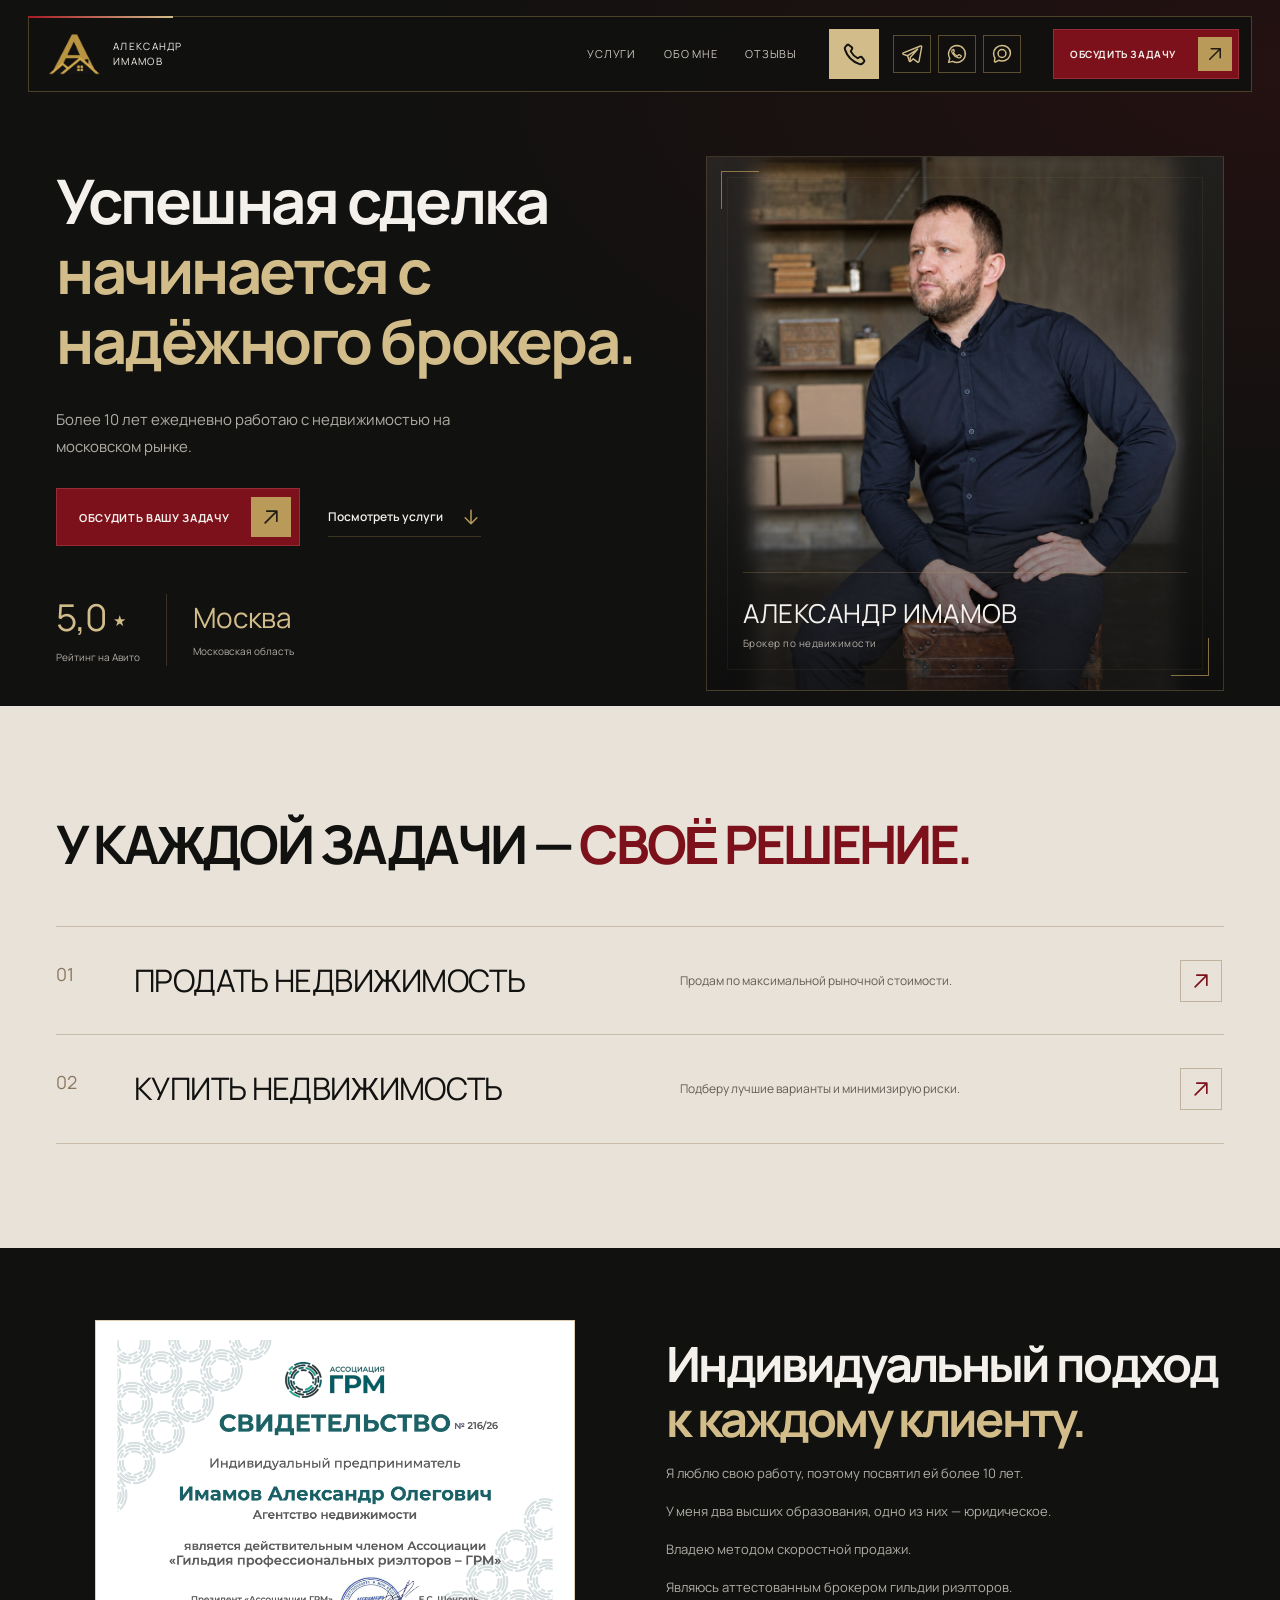
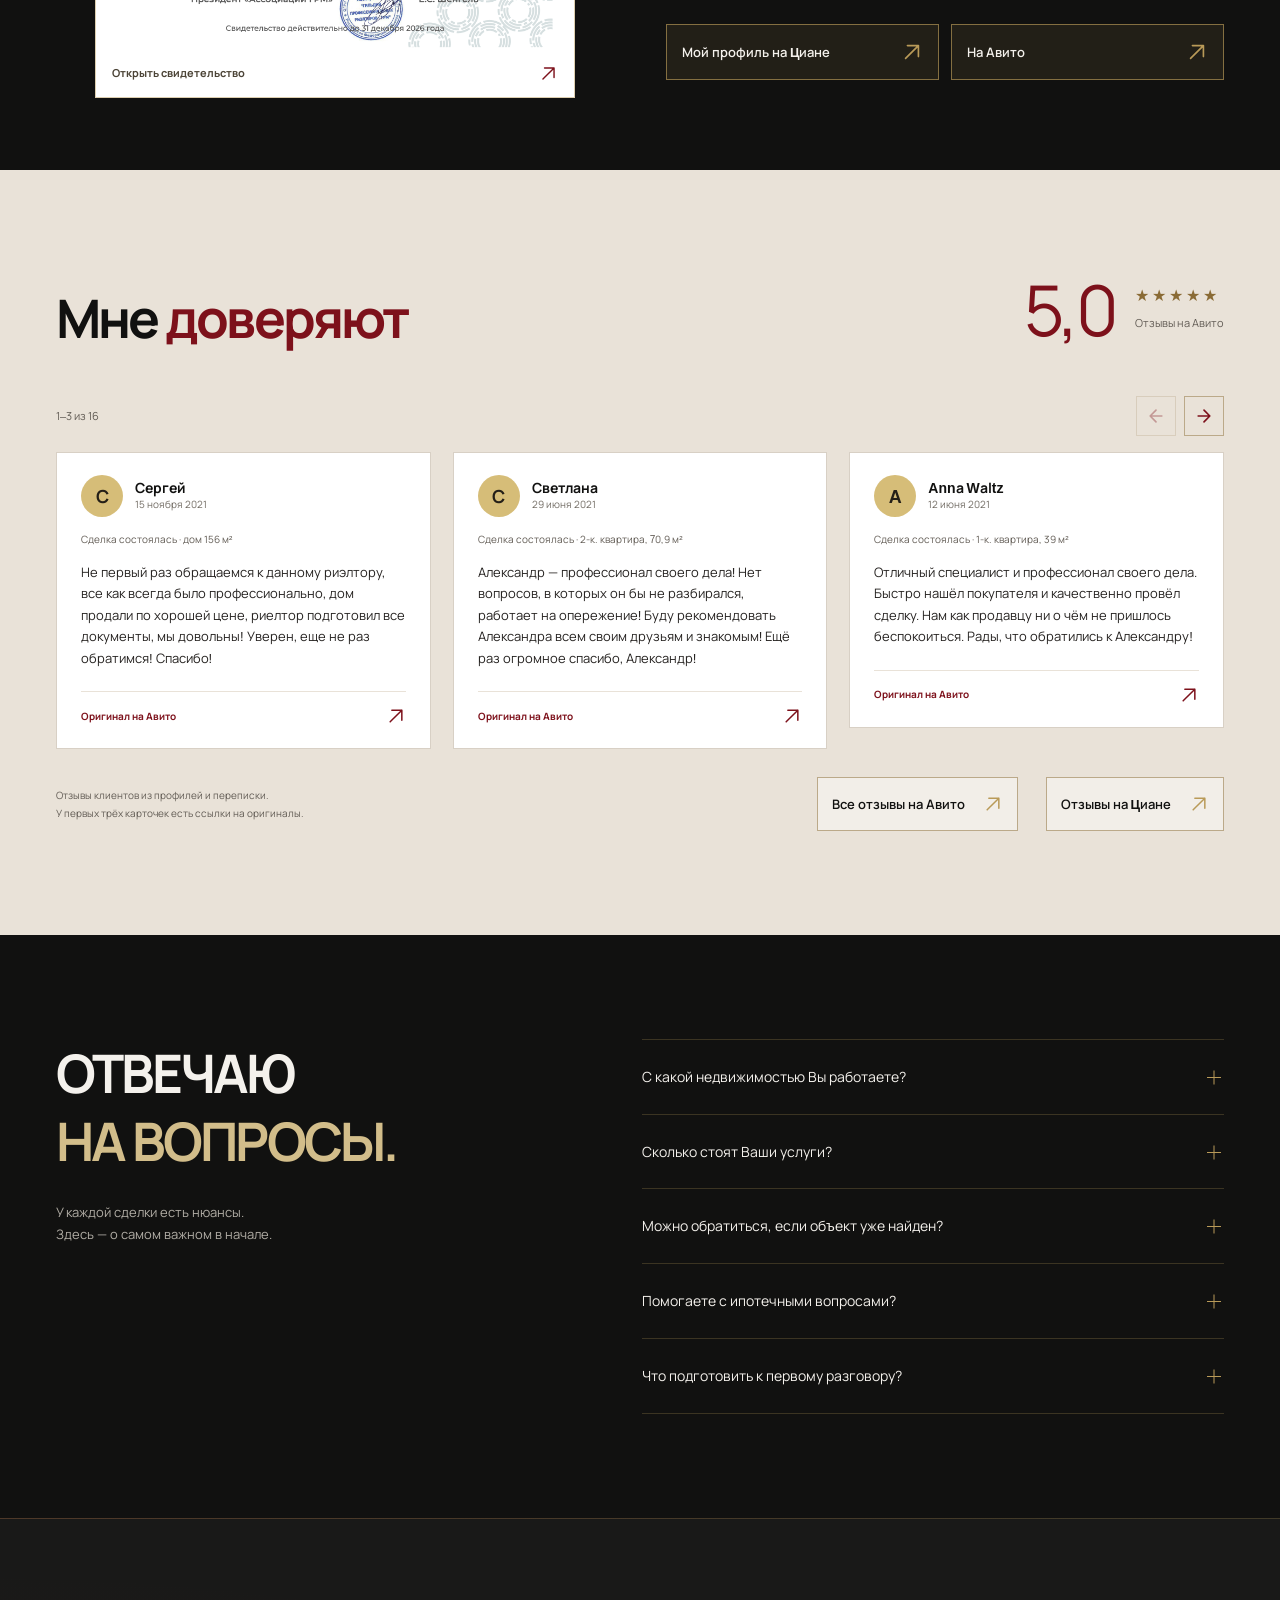
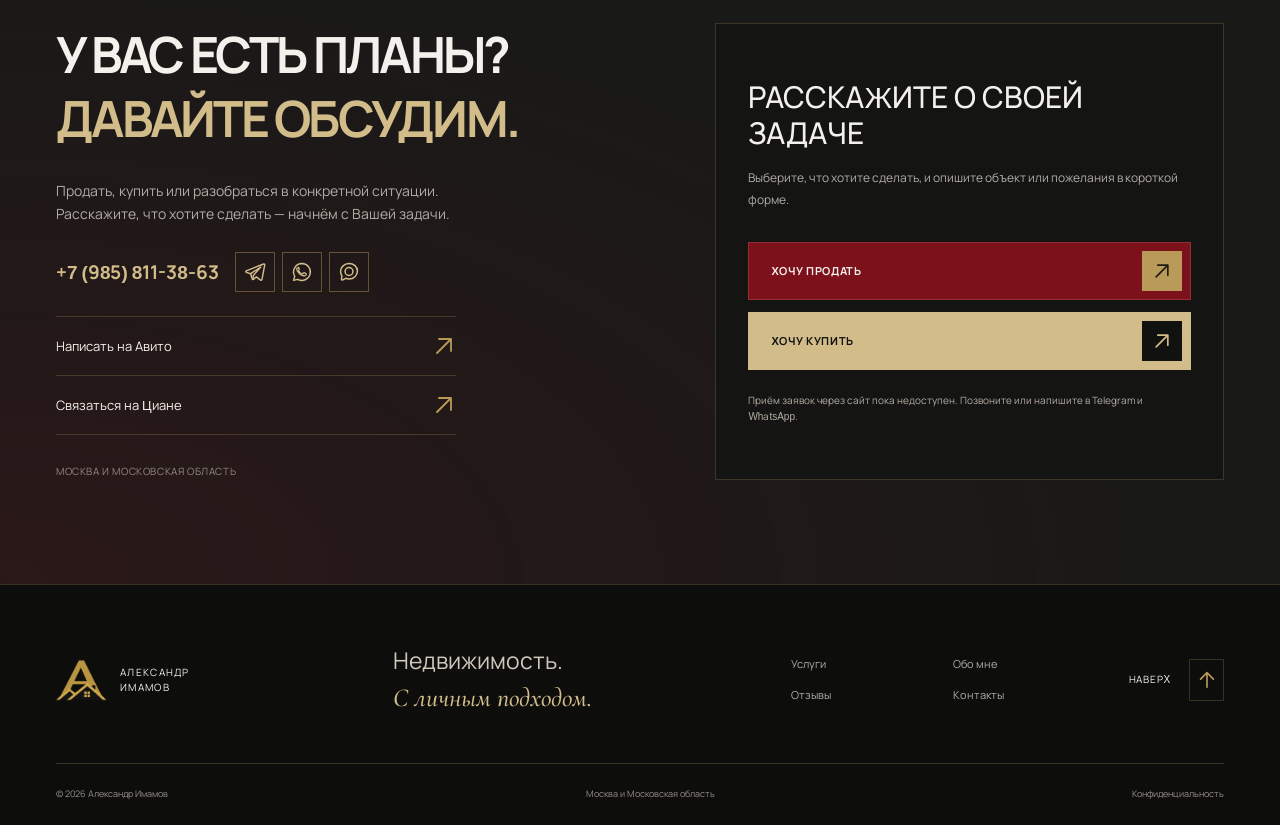
<file: index.html>
<!doctype html>
<html lang="ru">
<head>
  <meta charset="utf-8">
  <meta name="viewport" content="width=device-width, initial-scale=1">
  <meta name="theme-color" content="#111110">
  <title>Александр Имамов — брокер по недвижимости в Москве и области</title>
  <meta name="description" content="Продажа и покупка недвижимости в Москве и Московской области. Александр Имамов — брокер по недвижимости. Личное сопровождение, внимание к документам и Вашим задачам.">
  <meta property="og:type" content="website">
  <meta property="og:locale" content="ru_RU">
  <meta property="og:title" content="Александр Имамов — недвижимость с личным подходом">
  <meta property="og:description" content="Продажа и покупка недвижимости в Москве и Московской области.">
  <link rel="icon" href="favicon.ico" type="image/x-icon">
  <link rel="icon" href="assets/icons/favicon-32.png" type="image/png" sizes="32x32">
  <link rel="icon" href="assets/icons/favicon-16.png" type="image/png" sizes="16x16">
  <link rel="apple-touch-icon" href="assets/icons/apple-touch-icon.png" sizes="180x180">
  <link rel="manifest" href="site.webmanifest">
  <link rel="preload" href="assets/fonts/manrope.woff2" as="font" type="font/woff2" crossorigin>
  <link rel="stylesheet" href="assets/css/main.css">
  <script src="assets/js/main.js" defer></script>
</head>
<body id="top">
  <a class="skip-link" href="#main">Перейти к содержанию</a>
  <header class="site-header">
    <a class="brand" href="#top" aria-label="Александр Имамов — на главную">
      <img class="brand-logo" src="assets/images/logo.png" alt="" width="52" height="52">
      <span class="brand-name">Александр<br>Имамов</span>
    </a>
    <nav class="desktop-nav" aria-label="Главная навигация">
      <a href="#services">Услуги</a>
      <a href="#about">Обо мне</a>
      <a href="#reviews">Отзывы</a>
    </nav>
    <div class="header-contact"><a class="header-call" href="tel:+79858113863" aria-label="Позвонить Александру: +7 (985) 811-38-63" title="Позвонить: +7 (985) 811-38-63"><svg viewBox="0 0 24 24" fill="none" stroke="currentColor" stroke-width="1.9" stroke-linecap="round" stroke-linejoin="round" focusable="false" aria-hidden="true"><path d="M6.6 2.8 9.4 5c.5.4.6 1.1.3 1.6L8.4 9a16.3 16.3 0 0 0 6.6 6.6l2.4-1.3c.5-.3 1.2-.2 1.6.3l2.2 2.8c.4.5.3 1.2-.1 1.7l-1.5 1.5c-.7.7-1.7.9-2.7.6A22.1 22.1 0 0 1 2.8 7.1c-.3-1-.1-2 .6-2.7l1.5-1.5c.5-.4 1.2-.5 1.7-.1Z"/></svg></a><div class="messenger-links" aria-label="Написать в мессенджере"><a class="messenger-link" href="https://t.me/+79858113863" target="_blank" rel="noopener noreferrer" aria-label="Написать в Telegram"><img src="assets/icons/telegram.svg" alt="" width="22" height="22"></a><a class="messenger-link" href="https://wa.me/79858113863" target="_blank" rel="noopener noreferrer" aria-label="Написать в WhatsApp"><img src="assets/icons/whatsapp.svg" alt="" width="22" height="22"></a><a class="messenger-link" href="https://max.ru/u/f9LHodD0cOKAglfFPrXE1MtCGaczb3hkgduze3JJs4Af_rQjc_cLAccVXo0" target="_blank" rel="noopener noreferrer" aria-label="Написать Александру в MAX" title="MAX: +7 (985) 811-38-63"><img src="assets/icons/max.svg" alt="" width="22" height="22"></a></div></div>
    <a class="button button-small header-cta" href="#contact" data-dialog-open="task-dialog"><span>Обсудить задачу</span><span class="button-arrow" aria-hidden="true"><svg viewBox="0 0 24 24" fill="none" stroke="currentColor" stroke-width="2" stroke-linecap="round" stroke-linejoin="round" focusable="false" aria-hidden="true"><path d="M5 19 19 5M7 5h12v12"/></svg></span></a>
    <button class="menu-toggle" type="button" aria-expanded="false" aria-controls="mobile-nav" aria-label="Открыть меню"><span></span><span></span></button>
  </header>
  <nav class="mobile-nav" id="mobile-nav" aria-label="Мобильная навигация" hidden>
    <a href="#services">Услуги <span aria-hidden="true"><svg class="icon-arrow" viewBox="0 0 24 24" fill="none" stroke="currentColor" stroke-width="1.8" stroke-linecap="round" stroke-linejoin="round" focusable="false"><path d="M5 19 19 5M7 5h12v12"/></svg></span></a>
    <a href="#about">Обо мне <span aria-hidden="true"><svg class="icon-arrow" viewBox="0 0 24 24" fill="none" stroke="currentColor" stroke-width="1.8" stroke-linecap="round" stroke-linejoin="round" focusable="false"><path d="M5 19 19 5M7 5h12v12"/></svg></span></a>
    <a href="#reviews">Отзывы <span aria-hidden="true"><svg class="icon-arrow" viewBox="0 0 24 24" fill="none" stroke="currentColor" stroke-width="1.8" stroke-linecap="round" stroke-linejoin="round" focusable="false"><path d="M5 19 19 5M7 5h12v12"/></svg></span></a>
    <a href="#contact" data-dialog-open="task-dialog">Обсудить задачу <span aria-hidden="true"><svg class="icon-arrow" viewBox="0 0 24 24" fill="none" stroke="currentColor" stroke-width="1.8" stroke-linecap="round" stroke-linejoin="round" focusable="false"><path d="M5 19 19 5M7 5h12v12"/></svg></span></a>
  </nav>

  <main id="main">
    <section class="hero" aria-labelledby="hero-title">
      <div class="container hero-grid">
        <div class="hero-content">
          <h1 id="hero-title">Успешная сделка <span class="gold-text">начинается с надёжного брокера.</span></h1>
          <p class="hero-description">Более 10 лет ежедневно работаю с недвижимостью на московском рынке.</p>
          <div class="hero-actions">
            <a class="button" href="#contact" data-dialog-open="task-dialog"><span>Обсудить Вашу задачу</span><span class="button-arrow" aria-hidden="true"><svg viewBox="0 0 24 24" fill="none" stroke="currentColor" stroke-width="2" stroke-linecap="round" stroke-linejoin="round" focusable="false" aria-hidden="true"><path d="M5 19 19 5M7 5h12v12"/></svg></span></a>
            <a class="text-link" href="#services">Посмотреть услуги <span aria-hidden="true"><svg class="icon-arrow" viewBox="0 0 24 24" fill="none" stroke="currentColor" stroke-width="1.8" stroke-linecap="round" stroke-linejoin="round" focusable="false"><path d="M12 4v16m-7-7 7 7 7-7"/></svg></span></a>
          </div>
          <div class="hero-proof">
            <a href="#reviews" class="proof-item"><strong>5,0<span class="proof-star" aria-hidden="true">★</span></strong><span>Рейтинг на Авито</span></a>
            <div class="proof-item proof-location"><strong>Москва</strong><span>Московская область</span></div>
          </div>
        </div>
        <div class="hero-visual">
          <div class="image-space portrait-space" data-image-slot="hero-portrait">
            <img class="portrait-image" src="assets/images/aleksandr-portrait.png" alt="Александр Имамов в интерьере" width="1122" height="1402" fetchpriority="high">
            <span class="frame-corner corner-tl" aria-hidden="true"></span><span class="frame-corner corner-br" aria-hidden="true"></span>
            <div class="portrait-caption"><span>Александр Имамов</span><span>Брокер по недвижимости</span></div>
          </div>
        </div>
      </div>
    </section>

    <section class="section section-light services" id="services" aria-labelledby="services-title">
      <div class="container">
        <div class="section-intro">
          <h2 id="services-title">У КАЖДОЙ ЗАДАЧИ — <span class="red-text">СВОЁ РЕШЕНИЕ.</span></h2>
        </div>
        <div class="services-list">
          <a class="service-row" href="#contact" data-dialog-open="sell-dialog"><span class="row-number">01</span><strong>Продать недвижимость</strong><p>Продам по максимальной рыночной стоимости.</p><span class="row-arrow" aria-hidden="true"><svg viewBox="0 0 24 24" fill="none" stroke="currentColor" stroke-width="2" stroke-linecap="round" stroke-linejoin="round" focusable="false" aria-hidden="true"><path d="M5 19 19 5M7 5h12v12"/></svg></span></a>
          <a class="service-row" href="#contact" data-dialog-open="buy-dialog"><span class="row-number">02</span><strong>Купить недвижимость</strong><p>Подберу лучшие варианты и минимизирую риски.</p><span class="row-arrow" aria-hidden="true"><svg viewBox="0 0 24 24" fill="none" stroke="currentColor" stroke-width="2" stroke-linecap="round" stroke-linejoin="round" focusable="false" aria-hidden="true"><path d="M5 19 19 5M7 5h12v12"/></svg></span></a>
        </div>
      </div>
    </section>

    <section class="section about" id="about" aria-labelledby="about-title">
      <div class="container about-grid">
        <a class="about-certificate" href="assets/docs/imamov-certificate.pdf" target="_blank" rel="noopener noreferrer" aria-label="Открыть свидетельство Александра Имамова в PDF"><img src="assets/images/imamov-certificate.png" alt="Свидетельство Ассоциации Гильдия профессиональных риэлторов: Имамов Александр Олегович" width="1684" height="1191" loading="lazy" decoding="async"><span>Открыть свидетельство <svg class="icon-arrow" viewBox="0 0 24 24" fill="none" stroke="currentColor" stroke-width="1.8" stroke-linecap="round" stroke-linejoin="round" focusable="false" aria-hidden="true"><path d="M5 19 19 5M7 5h12v12"/></svg></span></a>
        <div class="about-content">
          <h2 id="about-title">Индивидуальный подход <span class="gold-text">к каждому клиенту.</span></h2>
          <p>Я люблю свою работу, поэтому посвятил ей более 10 лет.</p>
          <p>У меня два высших образования, одно из них — юридическое.</p>
          <p>Владею методом скоростной продажи.</p>
          <p>Являюсь аттестованным брокером гильдии риэлторов.</p>
          <div class="about-links"><a class="text-link" href="https://www.cian.ru/agents/54034442/" target="_blank" rel="noopener noreferrer">Мой профиль на Циане <span aria-hidden="true"><svg class="icon-arrow" viewBox="0 0 24 24" fill="none" stroke="currentColor" stroke-width="1.8" stroke-linecap="round" stroke-linejoin="round" focusable="false"><path d="M5 19 19 5M7 5h12v12"/></svg></span></a><a class="text-link" href="https://www.avito.ru/brands/i16598349/all/nedvizhimost?src=sharing&amp;sellerId=8bd6395f97cbc61c9940ce1d78818bae" target="_blank" rel="noopener noreferrer">На Авито <span aria-hidden="true"><svg class="icon-arrow" viewBox="0 0 24 24" fill="none" stroke="currentColor" stroke-width="1.8" stroke-linecap="round" stroke-linejoin="round" focusable="false"><path d="M5 19 19 5M7 5h12v12"/></svg></span></a></div>
        </div>
      </div>
    </section>

    <section class="section section-light reviews" id="reviews" aria-labelledby="reviews-title">
      <div class="container">
        <div class="section-intro reviews-intro"><h2 id="reviews-title">Мне <span class="red-text">доверяют</span></h2><div class="review-rating"><strong>5,0</strong><div><span class="rating-stars" aria-label="5 из 5">★★★★★</span><p>Отзывы на Авито</p></div></div></div>
        <div class="review-controls" hidden><span class="review-count" aria-live="polite"></span><button class="review-arrow" type="button" data-review-prev aria-label="Предыдущий отзыв" aria-controls="review-track"><svg viewBox="0 0 24 24" fill="none" stroke="currentColor" stroke-width="2" stroke-linecap="round" stroke-linejoin="round" focusable="false" aria-hidden="true"><path d="M19 12H5m7-7-7 7 7 7"/></svg></button><button class="review-arrow" type="button" data-review-next aria-label="Следующий отзыв" aria-controls="review-track"><svg viewBox="0 0 24 24" fill="none" stroke="currentColor" stroke-width="2" stroke-linecap="round" stroke-linejoin="round" focusable="false" aria-hidden="true"><path d="M5 12h14m-7-7 7 7-7 7"/></svg></button></div>
        <div class="review-track" id="review-track" aria-label="Отзывы клиентов" tabindex="0">
          <article class="review-card">
            <div class="review-author"><span class="review-avatar" aria-hidden="true">С</span><div><strong>Сергей</strong><span>15 ноября 2021</span></div></div>
            <p class="review-stage">Сделка состоялась · дом 156 м²</p>
            <blockquote>Не первый раз обращаемся к данному риэлтору, все как всегда было профессионально, дом продали по хорошей цене, риелтор подготовил все документы, мы довольны! Уверен, еще не раз обратимся! Спасибо!</blockquote>
            <a class="review-source" href="https://www.avito.ru/brands/i16598349/all/nedvizhimost?src=sharing&amp;sellerId=8bd6395f97cbc61c9940ce1d78818bae#:~:text=Не%20первый%20раз%20обращаемся%20к%20данному%20риэлтору" target="_blank" rel="noopener noreferrer"><span>Оригинал на Авито</span><span aria-hidden="true"><svg class="icon-arrow" viewBox="0 0 24 24" fill="none" stroke="currentColor" stroke-width="1.8" stroke-linecap="round" stroke-linejoin="round" focusable="false"><path d="M5 19 19 5M7 5h12v12"/></svg></span></a>
          </article>
          <article class="review-card">
            <div class="review-author"><span class="review-avatar" aria-hidden="true">С</span><div><strong>Светлана</strong><span>29 июня 2021</span></div></div>
            <p class="review-stage">Сделка состоялась · 2-к. квартира, 70,9 м²</p>
            <blockquote>Александр — профессионал своего дела! Нет вопросов, в которых он бы не разбирался, работает на опережение! Буду рекомендовать Александра всем своим друзьям и знакомым! Ещё раз огромное спасибо, Александр!</blockquote>
            <a class="review-source" href="https://www.avito.ru/brands/i16598349/all/nedvizhimost?src=sharing&amp;sellerId=8bd6395f97cbc61c9940ce1d78818bae#:~:text=Александр-%20профессионал%20своего%20дела" target="_blank" rel="noopener noreferrer"><span>Оригинал на Авито</span><span aria-hidden="true"><svg class="icon-arrow" viewBox="0 0 24 24" fill="none" stroke="currentColor" stroke-width="1.8" stroke-linecap="round" stroke-linejoin="round" focusable="false"><path d="M5 19 19 5M7 5h12v12"/></svg></span></a>
          </article>
          <article class="review-card">
            <div class="review-author"><span class="review-avatar" aria-hidden="true">A</span><div><strong>Anna Waltz</strong><span>12 июня 2021</span></div></div>
            <p class="review-stage">Сделка состоялась · 1-к. квартира, 39 м²</p>
            <blockquote>Отличный специалист и профессионал своего дела. Быстро нашёл покупателя и качественно провёл сделку. Нам как продавцу ни о чём не пришлось беспокоиться. Рады, что обратились к Александру!</blockquote>
            <a class="review-source" href="https://www.avito.ru/brands/i16598349/all/nedvizhimost?src=sharing&amp;sellerId=8bd6395f97cbc61c9940ce1d78818bae#:~:text=Отличный%20специалист%20и%20профессионал%20своего%20дела" target="_blank" rel="noopener noreferrer"><span>Оригинал на Авито</span><span aria-hidden="true"><svg class="icon-arrow" viewBox="0 0 24 24" fill="none" stroke="currentColor" stroke-width="1.8" stroke-linecap="round" stroke-linejoin="round" focusable="false"><path d="M5 19 19 5M7 5h12v12"/></svg></span></a>
          </article>
          <article class="review-card review-card-image"><img src="assets/images/reviews/veronika-full.jpeg" alt="Отзыв Вероники о продаже и покупке нескольких объектов с Александром" width="591" height="1280" loading="lazy" decoding="async"><p class="review-image-caption">Вероника</p></article>
          <article class="review-card review-card-image"><img src="assets/images/reviews/evgeniy-full.jpeg" alt="Отзыв Евгения о продаже квартиры" width="591" height="1280" loading="lazy" decoding="async"><p class="review-image-caption">Евгений</p></article>
          <article class="review-card review-card-image"><img src="assets/images/reviews/sergey.jpg" alt="Отзыв Сергея о продаже дома" width="591" height="365" loading="lazy" decoding="async"><p class="review-image-caption">Сергей</p></article>
          <article class="review-card review-card-image"><img src="assets/images/reviews/social-full.jpeg" alt="Отзыв клиента о двух успешных сделках и продаже квартиры за один день" width="591" height="1280" loading="lazy" decoding="async"><p class="review-image-caption">Две успешные сделки</p></article>
          <article class="review-card review-card-image"><img src="assets/images/reviews/marina-demidova.jpg" alt="Отзыв Марины Демидовой о продаже и покупке квартиры" width="824" height="943" loading="lazy" decoding="async"><p class="review-image-caption">Марина Демидова</p></article>
          <article class="review-card review-card-image"><img src="assets/images/reviews/yaroslavna.jpg" alt="Отзыв Ярославны о сопровождении сделки" width="546" height="594" loading="lazy" decoding="async"><p class="review-image-caption">Ярославна</p></article>
          <article class="review-card review-card-image"><img src="assets/images/reviews/svetlana.jpg" alt="Отзыв Светланы о работе Александра" width="546" height="411" loading="lazy" decoding="async"><p class="review-image-caption">Светлана</p></article>
          <article class="review-card review-card-image"><img src="assets/images/reviews/mikhail-kotlan.jpg" alt="Отзыв Михаила Котлана о качестве работы" width="591" height="295" loading="lazy" decoding="async"><p class="review-image-caption">Михаил Котлан</p></article>
          <article class="review-card review-card-image"><img src="assets/images/reviews/dmitriy-full.jpeg" alt="Отзыв Дмитрия о продаже квартиры, находившейся в залоге у банка" width="591" height="1280" loading="lazy" decoding="async"><p class="review-image-caption">Дмитрий</p></article>
          <article class="review-card review-card-image"><img src="assets/images/reviews/natalya-full.jpeg" alt="Отзыв Натальи о продаже квартиры и подготовке документов" width="591" height="1280" loading="lazy" decoding="async"><p class="review-image-caption">Наталья</p></article>
          <article class="review-card review-card-image"><img src="assets/images/reviews/marina.jpg" alt="Отзыв Марины о сопровождении продавца и покупателя" width="546" height="355" loading="lazy" decoding="async"><p class="review-image-caption">Марина</p></article>
          <article class="review-card review-card-image"><img src="assets/images/reviews/anna-waltz.jpg" alt="Отзыв Anna Waltz о поиске покупателя и проведении сделки" width="546" height="400" loading="lazy" decoding="async"><p class="review-image-caption">Anna Waltz</p></article>
          <article class="review-card review-card-image"><img src="assets/images/reviews/artem-bralin.jpg" alt="Отзыв Артёма Бралина о помощи Александра в продаже недвижимости" width="535" height="292" loading="lazy" decoding="async"><p class="review-image-caption">Артём Бралин</p></article>
        </div>
        <div class="reviews-bottom"><p>Отзывы клиентов из профилей и переписки.<br>У первых трёх карточек есть ссылки на оригиналы.</p><div class="reviews-links"><a class="text-link" href="https://www.avito.ru/brands/i16598349/all/nedvizhimost?src=sharing&amp;sellerId=8bd6395f97cbc61c9940ce1d78818bae" target="_blank" rel="noopener noreferrer">Все отзывы на Авито <span aria-hidden="true"><svg class="icon-arrow" viewBox="0 0 24 24" fill="none" stroke="currentColor" stroke-width="1.8" stroke-linecap="round" stroke-linejoin="round" focusable="false"><path d="M5 19 19 5M7 5h12v12"/></svg></span></a><a class="text-link" href="https://www.cian.ru/agents/54034442/" target="_blank" rel="noopener noreferrer">Отзывы на Циане <span aria-hidden="true"><svg class="icon-arrow" viewBox="0 0 24 24" fill="none" stroke="currentColor" stroke-width="1.8" stroke-linecap="round" stroke-linejoin="round" focusable="false"><path d="M5 19 19 5M7 5h12v12"/></svg></span></a></div></div>
      </div>
    </section>

    <section class="section faq" id="faq" aria-labelledby="faq-title">
      <div class="container faq-grid"><div><h2 id="faq-title">ОТВЕЧАЮ<br><span class="gold-text">НА ВОПРОСЫ.</span></h2><p class="faq-intro">У каждой сделки есть нюансы.<br>Здесь — о самом важном в начале.</p></div>
        <div class="faq-list">
          <details><summary>С какой недвижимостью Вы работаете?<span class="faq-icon" aria-hidden="true"></span></summary><div class="faq-answer"><p>Основное направление — вторичный рынок Москвы и Московской области. Также работаю с загородной и коммерческой недвижимостью. Расскажите о Вашем объекте или планах — обсудим задачу подробнее.</p></div></details>
          <details><summary>Сколько стоят Ваши услуги?<span class="faq-icon" aria-hidden="true"></span></summary><div class="faq-answer"><p>Стоимость зависит от задачи, объекта и объёма сопровождения. Обсудим её после знакомства с Вашей ситуацией и согласуем условия до начала работы.</p></div></details>
          <details><summary>Можно обратиться, если объект уже найден?<span class="faq-icon" aria-hidden="true"></span></summary><div class="faq-answer"><p>Да. Можно обсудить сопровождение выбранной сделки: разбор документов, согласование условий и подготовку к оформлению. Состав работы определим под Вашу ситуацию.</p></div></details>
          <details><summary>Помогаете с ипотечными вопросами?<span class="faq-icon" aria-hidden="true"></span></summary><div class="faq-answer"><p>Да, можно обратиться за консультацией по ипотеке и рефинансированию. Возможные варианты зависят от объекта, Вашей ситуации и условий банков.</p></div></details>
          <details><summary>Что подготовить к первому разговору?<span class="faq-icon" aria-hidden="true"></span></summary><div class="faq-answer"><p>Достаточно описать цель, район, примерный бюджет или характеристики объекта и желаемые сроки. Если есть объявление, можно прислать ссылку. Перечень необходимых документов обсудим отдельно.</p></div></details>
        </div>
      </div>
    </section>

    <section class="section contact" id="contact" aria-labelledby="contact-title">
      <div class="container contact-grid">
        <div class="contact-content"><h2 id="contact-title">У ВАС ЕСТЬ ПЛАНЫ?<br><span class="gold-text">ДАВАЙТЕ ОБСУДИМ.</span></h2><p>Продать, купить или разобраться в конкретной ситуации. Расскажите, что хотите сделать — начнём с Вашей задачи.</p><div class="contact-direct"><a href="tel:+79858113863">+7 (985) 811-38-63</a><div class="messenger-links" aria-label="Написать в мессенджере"><a class="messenger-link" href="https://t.me/+79858113863" target="_blank" rel="noopener noreferrer" aria-label="Написать в Telegram"><img src="assets/icons/telegram.svg" alt="" width="22" height="22"></a><a class="messenger-link" href="https://wa.me/79858113863" target="_blank" rel="noopener noreferrer" aria-label="Написать в WhatsApp"><img src="assets/icons/whatsapp.svg" alt="" width="22" height="22"></a><a class="messenger-link" href="https://max.ru/u/f9LHodD0cOKAglfFPrXE1MtCGaczb3hkgduze3JJs4Af_rQjc_cLAccVXo0" target="_blank" rel="noopener noreferrer" aria-label="Написать Александру в MAX" title="MAX: +7 (985) 811-38-63"><img src="assets/icons/max.svg" alt="" width="22" height="22"></a></div></div><div class="contact-platforms"><a href="https://www.avito.ru/brands/i16598349/all/nedvizhimost?src=sharing&amp;sellerId=8bd6395f97cbc61c9940ce1d78818bae" target="_blank" rel="noopener noreferrer"><span>Написать на Авито</span><span aria-hidden="true"><svg class="icon-arrow" viewBox="0 0 24 24" fill="none" stroke="currentColor" stroke-width="1.8" stroke-linecap="round" stroke-linejoin="round" focusable="false"><path d="M5 19 19 5M7 5h12v12"/></svg></span></a><a href="https://www.cian.ru/agents/54034442/" target="_blank" rel="noopener noreferrer"><span>Связаться на Циане</span><span aria-hidden="true"><svg class="icon-arrow" viewBox="0 0 24 24" fill="none" stroke="currentColor" stroke-width="1.8" stroke-linecap="round" stroke-linejoin="round" focusable="false"><path d="M5 19 19 5M7 5h12v12"/></svg></span></a></div><p class="contact-location">Москва и Московская область</p></div>
        <div class="contact-form contact-options">
          <h3>Расскажите о своей задаче</h3>
          <p>Выберите, что хотите сделать, и опишите объект или пожелания в короткой форме.</p>
          <a class="button" href="#contact" data-dialog-open="sell-dialog"><span>Хочу продать</span><span class="button-arrow" aria-hidden="true"><svg viewBox="0 0 24 24" fill="none" stroke="currentColor" stroke-width="2" stroke-linecap="round" stroke-linejoin="round" focusable="false" aria-hidden="true"><path d="M5 19 19 5M7 5h12v12"/></svg></span></a>
          <a class="button button-gold" href="#contact" data-dialog-open="buy-dialog"><span>Хочу купить</span><span class="button-arrow" aria-hidden="true"><svg viewBox="0 0 24 24" fill="none" stroke="currentColor" stroke-width="2" stroke-linecap="round" stroke-linejoin="round" focusable="false" aria-hidden="true"><path d="M5 19 19 5M7 5h12v12"/></svg></span></a>
          <p class="form-status">Приём заявок через сайт пока недоступен. Позвоните или напишите в Telegram и WhatsApp.</p>
        </div>
      </div>
    </section>
  </main>

  <dialog class="request-dialog" id="sell-dialog" aria-labelledby="sell-dialog-title" aria-describedby="sell-dialog-description">
    <button class="dialog-close" type="button" data-dialog-close aria-label="Закрыть форму">×</button>
    <h2 id="sell-dialog-title">ПРОДАТЬ <span class="gold-text">НЕДВИЖИМОСТЬ.</span></h2>
    <p class="dialog-description" id="sell-dialog-description">Расскажите, что Вы хотите продать. Укажите тип объекта, район и другие важные детали.</p>
    <form class="dialog-form" id="sell-form" data-form-state="disconnected" aria-describedby="sell-form-status">
      <input type="hidden" name="service" value="Продать недвижимость">
      <div class="form-field"><label for="sell-name">Ваше имя</label><input id="sell-name" name="name" type="text" placeholder="Как к Вам обращаться" autocomplete="name" maxlength="100" required></div>
      <div class="form-field"><label for="sell-phone">Номер телефона</label><input id="sell-phone" name="phone" type="tel" inputmode="tel" placeholder="+7 999 123-45-67" autocomplete="tel" maxlength="30" required></div>
      <div class="form-field"><label for="sell-message">Что хотите продать?</label><textarea id="sell-message" name="message" placeholder="Например: двухкомнатная квартира в Москве, район, площадь, желаемые сроки" rows="3" maxlength="2000" required></textarea></div>
      <label class="consent"><input type="checkbox" name="consent" required><span>Я ознакомился с <a href="privacy.html">политикой обработки персональных данных</a>.</span></label>
      <button class="button form-submit" type="submit" disabled><span>Отправить заявку</span><span class="button-arrow" aria-hidden="true"><svg viewBox="0 0 24 24" fill="none" stroke="currentColor" stroke-width="2" stroke-linecap="round" stroke-linejoin="round" focusable="false" aria-hidden="true"><path d="M5 19 19 5M7 5h12v12"/></svg></span></button>
      <p class="form-status" id="sell-form-status" role="status">Приём заявок через форму пока недоступен. Позвоните или напишите мне ниже.</p>
    </form>
    <div class="dialog-alternative"><p>Или напишите мне</p><a class="dialog-phone" href="tel:+79858113863">+7 (985) 811-38-63</a><div class="messenger-links" aria-label="Написать в мессенджере"><a class="messenger-link" href="https://t.me/+79858113863" target="_blank" rel="noopener noreferrer" aria-label="Написать в Telegram"><img src="assets/icons/telegram.svg" alt="" width="22" height="22"></a><a class="messenger-link" href="https://wa.me/79858113863" target="_blank" rel="noopener noreferrer" aria-label="Написать в WhatsApp"><img src="assets/icons/whatsapp.svg" alt="" width="22" height="22"></a><a class="messenger-link" href="https://max.ru/u/f9LHodD0cOKAglfFPrXE1MtCGaczb3hkgduze3JJs4Af_rQjc_cLAccVXo0" target="_blank" rel="noopener noreferrer" aria-label="Написать Александру в MAX" title="MAX: +7 (985) 811-38-63"><img src="assets/icons/max.svg" alt="" width="22" height="22"></a></div></div>
  </dialog>

  <dialog class="request-dialog" id="buy-dialog" aria-labelledby="buy-dialog-title" aria-describedby="buy-dialog-description">
    <button class="dialog-close" type="button" data-dialog-close aria-label="Закрыть форму">×</button>
    <h2 id="buy-dialog-title">КУПИТЬ <span class="gold-text">НЕДВИЖИМОСТЬ.</span></h2>
    <p class="dialog-description" id="buy-dialog-description">Расскажите, что Вы хотите купить. Укажите район, бюджет и пожелания к объекту.</p>
    <form class="dialog-form" id="buy-form" data-form-state="disconnected" aria-describedby="buy-form-status">
      <input type="hidden" name="service" value="Купить недвижимость">
      <div class="form-field"><label for="buy-name">Ваше имя</label><input id="buy-name" name="name" type="text" placeholder="Как к Вам обращаться" autocomplete="name" maxlength="100" required></div>
      <div class="form-field"><label for="buy-phone">Номер телефона</label><input id="buy-phone" name="phone" type="tel" inputmode="tel" placeholder="+7 999 123-45-67" autocomplete="tel" maxlength="30" required></div>
      <div class="form-field"><label for="buy-message">Что хотите купить?</label><textarea id="buy-message" name="message" placeholder="Например: квартира в Москве, район, бюджет, площадь и важные пожелания" rows="3" maxlength="2000" required></textarea></div>
      <label class="consent"><input type="checkbox" name="consent" required><span>Я ознакомился с <a href="privacy.html">политикой обработки персональных данных</a>.</span></label>
      <button class="button form-submit" type="submit" disabled><span>Отправить заявку</span><span class="button-arrow" aria-hidden="true"><svg viewBox="0 0 24 24" fill="none" stroke="currentColor" stroke-width="2" stroke-linecap="round" stroke-linejoin="round" focusable="false" aria-hidden="true"><path d="M5 19 19 5M7 5h12v12"/></svg></span></button>
      <p class="form-status" id="buy-form-status" role="status">Приём заявок через форму пока недоступен. Позвоните или напишите мне ниже.</p>
    </form>
    <div class="dialog-alternative"><p>Или напишите мне</p><a class="dialog-phone" href="tel:+79858113863">+7 (985) 811-38-63</a><div class="messenger-links" aria-label="Написать в мессенджере"><a class="messenger-link" href="https://t.me/+79858113863" target="_blank" rel="noopener noreferrer" aria-label="Написать в Telegram"><img src="assets/icons/telegram.svg" alt="" width="22" height="22"></a><a class="messenger-link" href="https://wa.me/79858113863" target="_blank" rel="noopener noreferrer" aria-label="Написать в WhatsApp"><img src="assets/icons/whatsapp.svg" alt="" width="22" height="22"></a><a class="messenger-link" href="https://max.ru/u/f9LHodD0cOKAglfFPrXE1MtCGaczb3hkgduze3JJs4Af_rQjc_cLAccVXo0" target="_blank" rel="noopener noreferrer" aria-label="Написать Александру в MAX" title="MAX: +7 (985) 811-38-63"><img src="assets/icons/max.svg" alt="" width="22" height="22"></a></div></div>
  </dialog>

  <dialog class="request-dialog" id="task-dialog" aria-labelledby="task-dialog-title">
    <button class="dialog-close" type="button" data-dialog-close aria-label="Закрыть форму">×</button>
    <h2 id="task-dialog-title">ОБСУДИТЬ <span class="gold-text">ВАШУ ЗАДАЧУ.</span></h2>
    <form class="dialog-form" id="task-form" data-form-state="disconnected" aria-describedby="task-form-status">
      <div class="form-field"><label for="task-service">Что Вы хотите сделать?</label><select id="task-service" name="service" required><option value="">Выберите задачу</option><option value="Продать недвижимость">Продать недвижимость</option><option value="Купить недвижимость">Купить недвижимость</option><option value="Нужна консультация">Нужна консультация</option></select></div>
      <div class="form-field"><label for="task-name">Ваше имя</label><input id="task-name" name="name" type="text" placeholder="Как к Вам обращаться" autocomplete="name" maxlength="100" required></div>
      <div class="form-field"><label for="task-phone">Номер телефона</label><input id="task-phone" name="phone" type="tel" inputmode="tel" placeholder="+7 999 123-45-67" autocomplete="tel" maxlength="30" required></div>
      <div class="form-field"><label for="task-message">Опишите Вашу задачу</label><textarea id="task-message" name="message" placeholder="Что хотите сделать? Укажите объект, район, бюджет или сроки" rows="3" maxlength="2000" required></textarea></div>
      <label class="consent"><input type="checkbox" name="consent" required><span>Я ознакомился с <a href="privacy.html">политикой обработки персональных данных</a>.</span></label>
      <button class="button form-submit" type="submit" disabled><span>Отправить заявку</span><span class="button-arrow" aria-hidden="true"><svg viewBox="0 0 24 24" fill="none" stroke="currentColor" stroke-width="2" stroke-linecap="round" stroke-linejoin="round" focusable="false" aria-hidden="true"><path d="M5 19 19 5M7 5h12v12"/></svg></span></button>
      <p class="form-status" id="task-form-status" role="status">Приём заявок через форму пока недоступен. Позвоните или напишите мне ниже.</p>
    </form>
    <div class="dialog-alternative"><p>Или напишите мне</p><a class="dialog-phone" href="tel:+79858113863">+7 (985) 811-38-63</a><div class="messenger-links" aria-label="Написать в мессенджере"><a class="messenger-link" href="https://t.me/+79858113863" target="_blank" rel="noopener noreferrer" aria-label="Написать в Telegram"><img src="assets/icons/telegram.svg" alt="" width="22" height="22"></a><a class="messenger-link" href="https://wa.me/79858113863" target="_blank" rel="noopener noreferrer" aria-label="Написать в WhatsApp"><img src="assets/icons/whatsapp.svg" alt="" width="22" height="22"></a><a class="messenger-link" href="https://max.ru/u/f9LHodD0cOKAglfFPrXE1MtCGaczb3hkgduze3JJs4Af_rQjc_cLAccVXo0" target="_blank" rel="noopener noreferrer" aria-label="Написать Александру в MAX" title="MAX: +7 (985) 811-38-63"><img src="assets/icons/max.svg" alt="" width="22" height="22"></a></div></div>
  </dialog>

  <footer class="site-footer"><div class="container"><div class="footer-main"><a class="brand" href="#top"><img class="brand-logo" src="assets/images/logo.png" alt="" width="52" height="52"><span class="brand-name">Александр<br>Имамов</span></a><p>Недвижимость.<br><em>С личным подходом.</em></p><nav aria-label="Навигация в подвале"><a href="#services">Услуги</a><a href="#about">Обо мне</a><a href="#reviews">Отзывы</a><a href="#contact">Контакты</a></nav><a class="back-top" href="#top">Наверх <span aria-hidden="true"><svg class="icon-arrow" viewBox="0 0 24 24" fill="none" stroke="currentColor" stroke-width="1.8" stroke-linecap="round" stroke-linejoin="round" focusable="false"><path d="M12 20V4m-7 7 7-7 7 7"/></svg></span></a></div><div class="footer-bottom"><span>© <span data-year>2026</span> Александр Имамов</span><span>Москва и Московская область</span><a href="privacy.html">Конфиденциальность</a></div></div></footer>
</body>
</html>
</file>
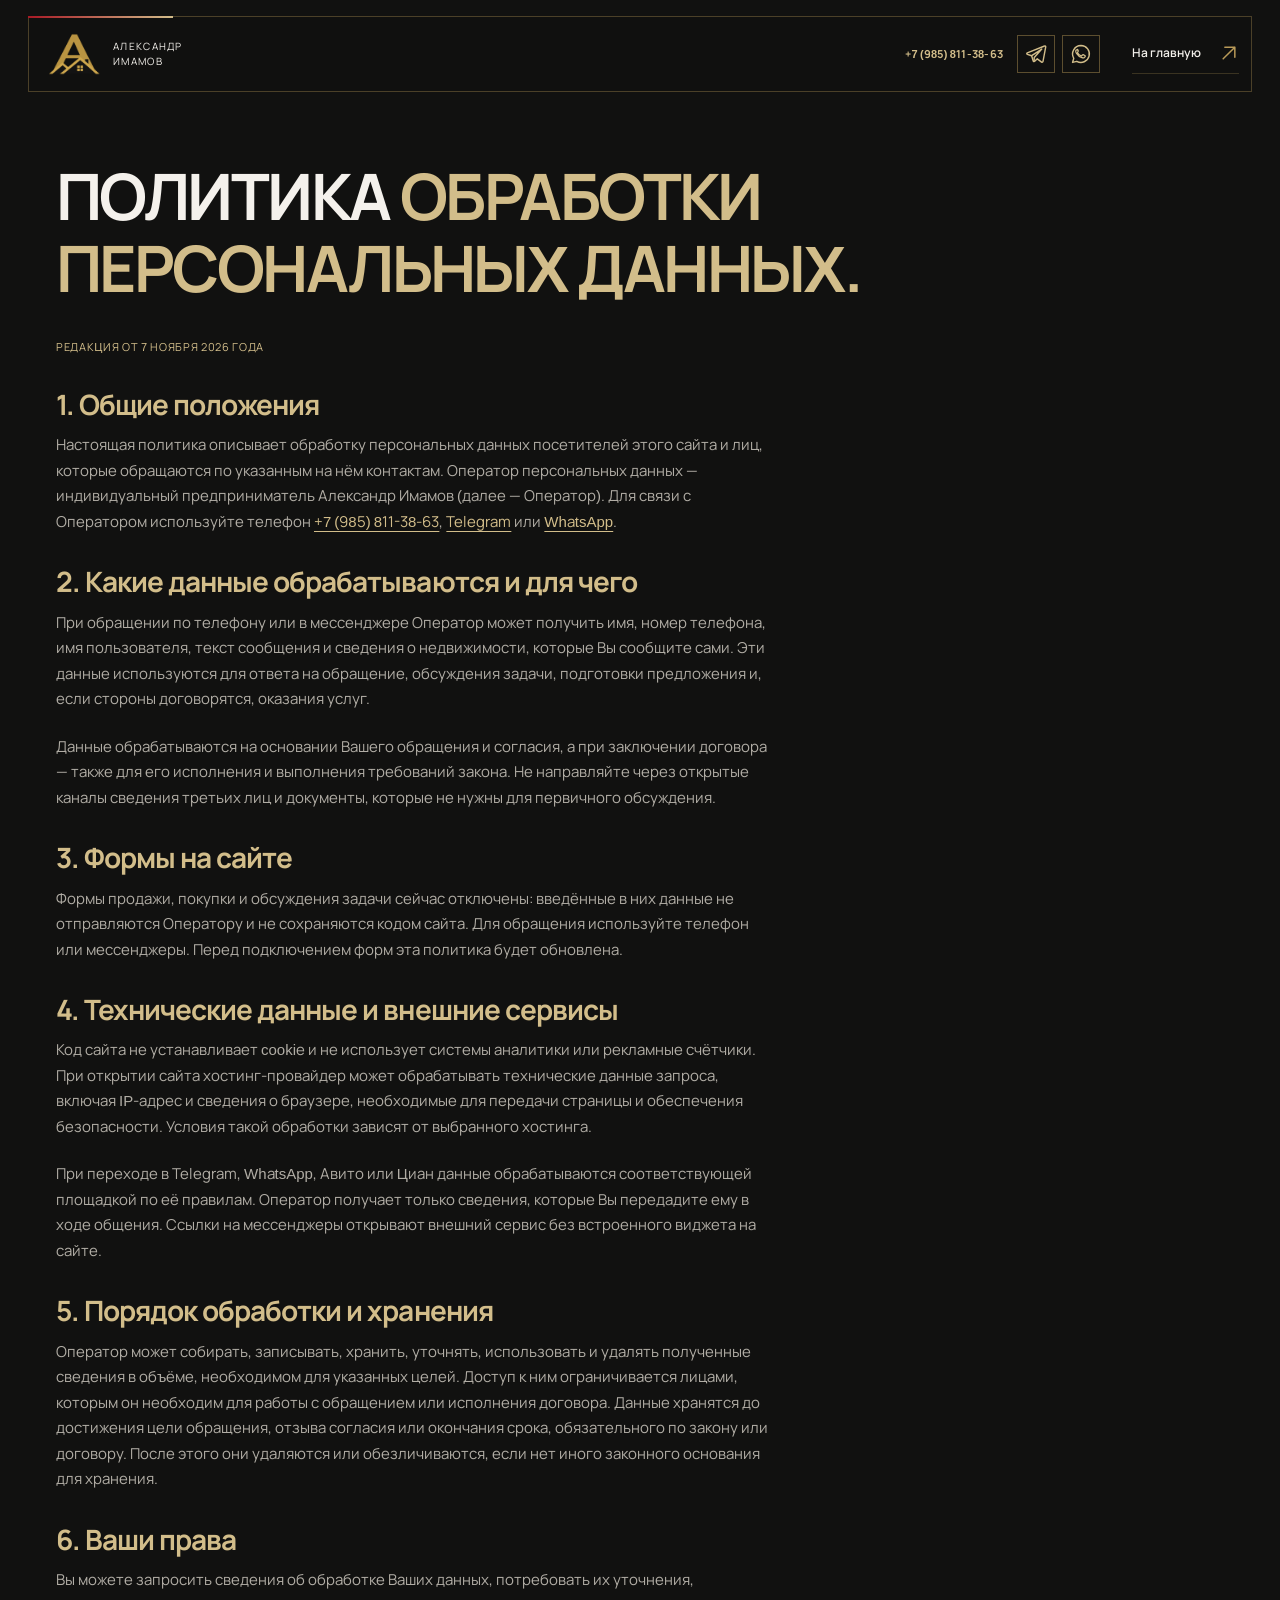
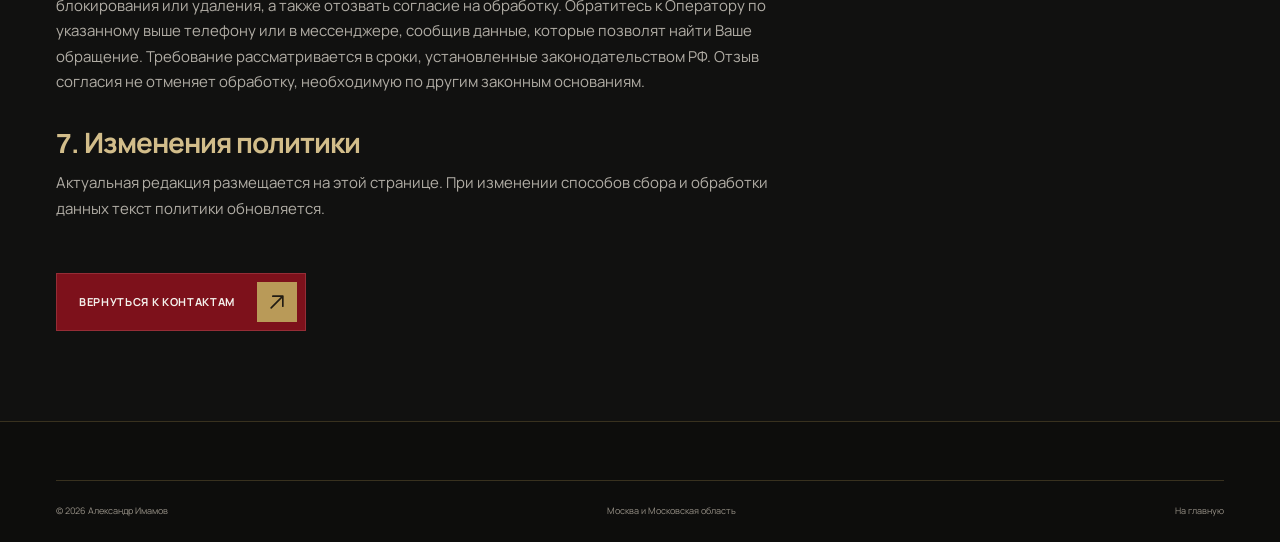
<file: privacy.html>
<!doctype html>
<html lang="ru">
<head>
  <meta charset="utf-8">
  <meta name="viewport" content="width=device-width, initial-scale=1">
  <meta name="theme-color" content="#111110">
  <title>Политика обработки персональных данных — ИП Имамов</title>
  <meta name="description" content="Политика обработки персональных данных посетителей сайта ИП Александра Имамова.">
  <link rel="icon" href="favicon.ico" type="image/x-icon">
  <link rel="icon" href="assets/icons/favicon-32.png" type="image/png" sizes="32x32">
  <link rel="icon" href="assets/icons/favicon-16.png" type="image/png" sizes="16x16">
  <link rel="apple-touch-icon" href="assets/icons/apple-touch-icon.png" sizes="180x180">
  <link rel="manifest" href="site.webmanifest">
  <link rel="stylesheet" href="assets/css/main.css">
  <script src="assets/js/main.js" defer></script>
</head>
<body>
  <a class="skip-link" href="#main">Перейти к содержанию</a>
  <header class="site-header"><a class="brand" href="index.html"><img class="brand-logo" src="assets/images/logo.png" alt="" width="52" height="52"><span class="brand-name">Александр<br>Имамов</span></a><div class="header-contact"><a class="header-phone" href="tel:+79858113863">+7 (985) 811-38-63</a><div class="messenger-links" aria-label="Написать в мессенджере"><a class="messenger-link" href="https://t.me/+79858113863" target="_blank" rel="noopener noreferrer" aria-label="Написать в Telegram"><img src="assets/icons/telegram.svg" alt="" width="22" height="22"></a><a class="messenger-link" href="https://wa.me/79858113863" target="_blank" rel="noopener noreferrer" aria-label="Написать в WhatsApp"><img src="assets/icons/whatsapp.svg" alt="" width="22" height="22"></a></div></div><a class="text-link header-cta" href="index.html">На главную <span aria-hidden="true"><svg class="icon-arrow" viewBox="0 0 24 24" fill="none" stroke="currentColor" stroke-width="1.8" stroke-linecap="round" stroke-linejoin="round" focusable="false"><path d="M5 19 19 5M7 5h12v12"/></svg></span></a></header>
  <main class="legal-main" id="main"><div class="container">
    <h1>ПОЛИТИКА <span class="gold-text">ОБРАБОТКИ ПЕРСОНАЛЬНЫХ ДАННЫХ.</span></h1>
    <div class="legal-copy">
      <p class="legal-date">Редакция от 7 ноября 2026 года</p>
      <section aria-labelledby="policy-general"><h2 id="policy-general">1. Общие положения</h2>
        <p>Настоящая политика описывает обработку персональных данных посетителей этого сайта и лиц, которые обращаются по указанным на нём контактам. Оператор персональных данных — индивидуальный предприниматель Александр Имамов (далее — Оператор). Для связи с Оператором используйте телефон <a href="tel:+79858113863">+7 (985) 811-38-63</a>, <a href="https://t.me/+79858113863" target="_blank" rel="noopener noreferrer">Telegram</a> или <a href="https://wa.me/79858113863" target="_blank" rel="noopener noreferrer">WhatsApp</a>.</p>
      </section>
      <section aria-labelledby="policy-data"><h2 id="policy-data">2. Какие данные обрабатываются и для чего</h2>
        <p>При обращении по телефону или в мессенджере Оператор может получить имя, номер телефона, имя пользователя, текст сообщения и сведения о недвижимости, которые Вы сообщите сами. Эти данные используются для ответа на обращение, обсуждения задачи, подготовки предложения и, если стороны договорятся, оказания услуг.</p>
        <p>Данные обрабатываются на основании Вашего обращения и согласия, а при заключении договора — также для его исполнения и выполнения требований закона. Не направляйте через открытые каналы сведения третьих лиц и документы, которые не нужны для первичного обсуждения.</p>
      </section>
      <section aria-labelledby="policy-forms"><h2 id="policy-forms">3. Формы на сайте</h2>
        <p>Формы продажи, покупки и обсуждения задачи сейчас отключены: введённые в них данные не отправляются Оператору и не сохраняются кодом сайта. Для обращения используйте телефон или мессенджеры. Перед подключением форм эта политика будет обновлена.</p>
      </section>
      <section aria-labelledby="policy-technical"><h2 id="policy-technical">4. Технические данные и внешние сервисы</h2>
        <p>Код сайта не устанавливает cookie и не использует системы аналитики или рекламные счётчики. При открытии сайта хостинг-провайдер может обрабатывать технические данные запроса, включая IP-адрес и сведения о браузере, необходимые для передачи страницы и обеспечения безопасности. Условия такой обработки зависят от выбранного хостинга.</p>
        <p>При переходе в Telegram, WhatsApp, Авито или Циан данные обрабатываются соответствующей площадкой по её правилам. Оператор получает только сведения, которые Вы передадите ему в ходе общения. Ссылки на мессенджеры открывают внешний сервис без встроенного виджета на сайте.</p>
      </section>
      <section aria-labelledby="policy-actions"><h2 id="policy-actions">5. Порядок обработки и хранения</h2>
        <p>Оператор может собирать, записывать, хранить, уточнять, использовать и удалять полученные сведения в объёме, необходимом для указанных целей. Доступ к ним ограничивается лицами, которым он необходим для работы с обращением или исполнения договора. Данные хранятся до достижения цели обращения, отзыва согласия или окончания срока, обязательного по закону или договору. После этого они удаляются или обезличиваются, если нет иного законного основания для хранения.</p>
      </section>
      <section aria-labelledby="policy-rights"><h2 id="policy-rights">6. Ваши права</h2>
        <p>Вы можете запросить сведения об обработке Ваших данных, потребовать их уточнения, блокирования или удаления, а также отозвать согласие на обработку. Обратитесь к Оператору по указанному выше телефону или в мессенджере, сообщив данные, которые позволят найти Ваше обращение. Требование рассматривается в сроки, установленные законодательством РФ. Отзыв согласия не отменяет обработку, необходимую по другим законным основаниям.</p>
      </section>
      <section aria-labelledby="policy-changes"><h2 id="policy-changes">7. Изменения политики</h2>
        <p>Актуальная редакция размещается на этой странице. При изменении способов сбора и обработки данных текст политики обновляется.</p>
      </section>
    </div>
    <a class="button" href="index.html#contact"><span>Вернуться к контактам</span><span class="button-arrow" aria-hidden="true"><svg viewBox="0 0 24 24" fill="none" stroke="currentColor" stroke-width="2" stroke-linecap="round" stroke-linejoin="round" focusable="false" aria-hidden="true"><path d="M5 19 19 5M7 5h12v12"/></svg></span></a>
  </div></main>
  <footer class="site-footer"><div class="container"><div class="footer-bottom"><span>© 2026 Александр Имамов</span><span>Москва и Московская область</span><a href="index.html">На главную</a></div></div></footer>
</body>
</html>
</file>
<file: assets/css/main.css>
@font-face{font-family:Manrope;src:url('../fonts/manrope.woff2') format('woff2');font-weight:400 700;font-style:normal;font-display:swap}
@font-face{font-family:Cormorant;src:url('../fonts/cormorant-garamond.woff2') format('woff2');font-weight:500;font-style:italic;font-display:swap}
:root{--black:#111110;--dark:#191918;--panel:#20201e;--ivory:#e9e2d8;--paper:#f4f1ec;--gold:#b99a58;--gold-light:#d2bd8a;--red:#7d111b;--red-bright:#a81925;--muted:#b1ada5;--line:rgba(185,154,88,.25);--display:Manrope,Arial,sans-serif;--text:Manrope,Arial,sans-serif;--serif:Cormorant,Georgia,serif}
*{box-sizing:border-box}
html{scroll-behavior:smooth;scroll-padding-top:110px}
body{margin:0;background:var(--black);color:var(--paper);font:400 15px/1.7 var(--text);-webkit-font-smoothing:antialiased}
body.menu-open{overflow:hidden}
body.dialog-open{overflow:hidden}
a{color:inherit;text-decoration:none}
button,input,textarea,select{font:inherit}
button,a,input,textarea,select{-webkit-tap-highlight-color:transparent}
button{color:inherit;cursor:pointer}
button:disabled{cursor:not-allowed}
img{display:block;max-width:100%}
h1,h2,p{margin:0}
h1,h2{font-family:var(--display);font-weight:700;line-height:1.12;letter-spacing:-.055em}
h2{font-size:clamp(36px,4.15vw,60px)}
p{color:var(--muted)}
:focus-visible{outline:3px solid var(--gold-light);outline-offset:5px}
::selection{background:var(--gold);color:var(--black)}
[hidden]{display:none!important}
.container{width:min(100% - 112px,1280px);margin-inline:auto}
.section{padding:104px 0}
.section-light{background:var(--ivory);color:var(--black)}
.section-light p{color:#625c55}
.section-light :focus-visible{outline-color:var(--red)}
.gold-text{color:var(--gold-light)}
.red-text{color:var(--red)}
.skip-link{position:fixed;top:12px;left:20px;z-index:200;padding:10px 18px;background:var(--gold);color:var(--black);transform:translateY(-160%)}
.skip-link:focus{transform:translateY(0)}
.site-header{position:fixed;top:16px;left:28px;right:28px;z-index:100;height:76px;display:flex;align-items:center;gap:32px;padding:10px 12px 10px 20px;border:1px solid rgba(185,154,88,.35);background:rgba(17,17,16,.96);backdrop-filter:blur(16px)}
.site-header::before{content:'';position:absolute;top:-1px;left:-1px;width:var(--scroll-progress,145px);height:2px;background:linear-gradient(90deg,var(--red-bright),var(--gold-light));pointer-events:none}
.brand{display:inline-flex;gap:12px;align-items:center;flex-shrink:0}
.brand-logo{display:block;width:52px;height:52px;flex-shrink:0;object-fit:cover;object-position:center}
.brand-name{text-transform:uppercase;font-size:10px;line-height:1.5;letter-spacing:.13em;color:var(--paper)}
.header-contact{display:flex;align-items:center;gap:14px;flex-shrink:0}
.header-phone{font-size:11px;font-weight:700;letter-spacing:.02em;white-space:nowrap;color:var(--gold-light)}
.header-phone:hover,.dialog-phone:hover{color:var(--paper)}
.header-call{width:50px;height:50px;display:grid;place-items:center;flex:none;background:var(--gold-light);border:1px solid var(--gold-light);color:var(--black);transition:background .2s,border-color .2s}
.header-call:hover{background:var(--paper);border-color:var(--paper)}
.header-call svg{display:block;width:25px;height:25px}
.messenger-links{display:flex;align-items:center;gap:7px}
.messenger-link{width:38px;height:38px;display:grid;place-items:center;border:1px solid rgba(185,154,88,.45);transition:background .2s,border-color .2s}
.messenger-link:hover{background:rgba(185,154,88,.12);border-color:var(--gold-light)}
.messenger-link img{display:block;width:22px;height:22px}
.site-header:has(.desktop-nav) .header-contact{margin-left:0}
.site-header:not(:has(.desktop-nav)) .header-contact{margin-left:auto}
.desktop-nav{display:flex;gap:28px;margin-left:auto;align-items:center}
.desktop-nav a{font-size:11px;text-transform:uppercase;letter-spacing:.07em;color:#cbc5bc;transition:color .2s}
.desktop-nav a:hover{color:var(--gold-light)}
.button{display:inline-flex;align-items:center;justify-content:space-between;gap:22px;min-height:58px;padding:8px 8px 8px 22px;background:var(--red);border:1px solid rgba(217,126,130,.26);color:var(--paper);font-size:11px;line-height:1.4;font-weight:700;letter-spacing:.06em;text-transform:uppercase;transition:background .2s,border-color .2s}
.button:hover{background:#951622;border-color:#c2535d}
.button-arrow{width:40px;height:40px;display:grid;place-items:center;flex-shrink:0;background:var(--gold);color:#211c13;transition:transform .2s}
.button-arrow svg{display:block;width:20px;height:20px}
.button:hover .button-arrow{transform:translate(1px,-1px)}
.button-small{min-height:50px;padding:6px 6px 6px 16px;font-size:10px}
.button-small .button-arrow{width:34px;height:34px}
.button-small .button-arrow svg{width:18px;height:18px}
.button-gold{background:var(--gold-light);border-color:var(--gold-light);color:var(--black)}
.button-gold .button-arrow{background:var(--black);color:var(--gold-light)}
.button-gold:hover{background:var(--paper);border-color:var(--paper)}
.text-link{display:inline-flex;align-items:center;gap:18px;font-size:12px;font-weight:600;padding:9px 0;border-bottom:1px solid var(--line);transition:border-color .2s,color .2s}
.text-link span{font-size:20px;font-weight:400;color:var(--gold)}
.icon-arrow{display:block;width:1em;height:1em}
.text-link:hover{color:var(--gold);border-color:var(--gold)}
.section-light .text-link:hover{color:var(--red);border-color:var(--red)}
.menu-toggle{display:none;width:44px;height:44px;border:0;background:none;position:relative}
.menu-toggle span{position:absolute;left:10px;right:10px;top:17px;height:1px;background:var(--gold-light);transition:transform .2s}
.menu-toggle span+span{top:25px}
.menu-toggle[aria-expanded=true] span:first-child{transform:translateY(4px) rotate(45deg)}
.menu-toggle[aria-expanded=true] span:last-child{transform:translateY(-4px) rotate(-45deg)}
.mobile-nav{position:fixed;inset:92px 16px auto;z-index:99;padding:18px 24px 24px;background:var(--dark);border:1px solid var(--line);max-height:calc(100dvh - 110px);overflow:auto}
.mobile-nav a{display:flex;justify-content:space-between;padding:16px 0;border-bottom:1px solid var(--line);font-family:var(--display);font-size:24px}
.mobile-nav a span{color:var(--gold)}
.mobile-nav .mobile-phone{justify-content:flex-start;align-items:center;gap:12px;font-size:clamp(17px,5.5vw,22px);white-space:nowrap}
.mobile-phone span{display:grid;place-items:center;flex:none;width:23px;height:23px}
.mobile-phone svg{display:block;width:22px;height:22px}
.hero{padding-top:156px;position:relative;overflow:hidden;background:radial-gradient(ellipse at 100% 10%,rgba(125,17,27,.18),transparent 48%),var(--black)}
.hero-grid{display:grid;grid-template-columns:1.18fr 1fr;gap:38px;align-items:center}
.hero-content{position:relative;z-index:2;padding:10px 0 40px}
.hero-content h1{font-size:clamp(43px,4.8vw,72px);line-height:1.14;max-width:720px}
h1{font-size:clamp(55px,6.45vw,94px);line-height:1.12;letter-spacing:-.04em}
.hero-description{max-width:465px;margin-top:30px;font-size:15px;line-height:1.8}
.hero-actions{display:flex;gap:28px;align-items:center;margin-top:28px}
.hero-actions .text-link{white-space:nowrap}
.hero-proof{display:flex;margin-top:48px;gap:26px;align-items:center}
.proof-item{display:flex;flex-direction:column;border-right:1px solid var(--line);padding-right:26px}
.proof-item:last-child{border:0;padding-right:0}
.proof-item strong{font:400 37px/1.25 var(--display);color:var(--gold-light);letter-spacing:-.025em}
.proof-star{font:400 15px Arial,sans-serif;margin-left:6px;vertical-align:middle}
.proof-item>span{font-size:10px;color:var(--muted);margin-top:8px}
.proof-location strong{font-size:28px}
.hero-visual{position:relative;align-self:stretch;display:flex;flex-direction:column;padding-bottom:15px}
.image-space{position:relative;display:grid;place-items:center;overflow:hidden;background:linear-gradient(135deg,rgba(185,154,88,.035),transparent 60%),#1c1c1a;border:1px solid rgba(185,154,88,.2)}
.portrait-image{position:absolute;inset:0;width:100%;height:100%;object-fit:cover;object-position:center 42%}
.portrait-space{flex:1;min-height:535px;background:linear-gradient(160deg,#272422,#191918 65%);border-color:rgba(185,154,88,.22)}
.portrait-space::before{content:'';position:absolute;z-index:1;inset:20px;border:1px solid rgba(185,154,88,.08)}
.portrait-space::after,.about-photo::after{content:'';position:absolute;inset:48% 0 0;background:linear-gradient(transparent,rgba(10,10,10,.72));pointer-events:none}
.frame-corner{position:absolute;z-index:1;width:38px;height:38px;border-color:var(--gold);border-style:solid;opacity:.7}
.corner-tl{top:14px;left:14px;border-width:1px 0 0 1px}
.corner-br{bottom:14px;right:14px;border-width:0 1px 1px 0}
.placeholder-label{color:#979185;font-size:10px;letter-spacing:.06em;position:relative;padding-top:20px}
.placeholder-label::before{content:'+';position:absolute;top:-12px;left:50%;transform:translateX(-50%);font-size:24px;font-weight:400;color:#75674e}
.portrait-caption{position:absolute;z-index:2;bottom:38px;left:36px;right:36px;padding-top:22px;border-top:1px solid var(--line);display:flex;flex-direction:column;gap:4px}
.portrait-caption span:first-child{font:400 26px/1.4 var(--display);text-transform:uppercase;letter-spacing:.015em}
.portrait-caption span:last-child{font-size:10px;color:var(--muted);letter-spacing:.05em}
.section-intro{display:flex;align-items:flex-end;justify-content:space-between;gap:48px;margin-bottom:48px}
.services .section-intro{display:block}
.services .section-intro h2{line-height:1.28}

.services-list{border-top:1px solid #c9bca8}
.service-row{display:grid;grid-template-columns:48px 1.1fr 1fr 44px;gap:30px;align-items:center;padding:32px 0;border-bottom:1px solid #c9bca8;transition:padding .2s,background .2s}
.service-row:hover{padding-inline:12px;background:rgba(125,17,27,.035)}
.row-number{align-self:start;color:#8b7760;font:400 18px/1.7 var(--display)}
.service-row strong{font:400 31px/1.4 var(--display);text-transform:uppercase;letter-spacing:-.02em}
.service-row p{font-size:12px;line-height:1.8;max-width:350px}
.row-arrow{width:42px;height:42px;border:1px solid #c1b29b;display:grid;place-items:center;color:var(--red);transition:background .2s,color .2s}
.row-arrow svg{display:block;width:20px;height:20px}
.service-row:hover .row-arrow{background:var(--red);border-color:var(--red);color:var(--paper)}
.about{padding:72px 0}
.about-grid{display:grid;grid-template-columns:minmax(0,1fr) minmax(0,1fr);gap:52px;align-items:center}
.about-certificate{display:block;width:100%;max-width:480px;min-width:0;justify-self:center;padding:12px;background:#fff;border:1px solid rgba(185,154,88,.48);transition:border-color .2s,transform .2s}
.about-certificate:hover{border-color:var(--gold-light);transform:translateY(-2px)}
.about-certificate img{display:block;width:100%;height:auto;aspect-ratio:1684/1191;object-fit:contain;background:#fff}
.about-certificate>span{display:flex;align-items:center;justify-content:space-between;gap:12px;padding:10px 4px 2px;color:#4c4437;font-size:11px;font-weight:700}
.about-certificate .icon-arrow{color:var(--red);width:19px;height:19px}
.about-photo{min-height:510px;align-self:stretch}
.photo-caption{position:absolute;z-index:2;left:30px;bottom:30px;max-width:220px;color:var(--gold-light);font:italic 500 26px/1.2 var(--serif)}
.about-content h2{font-size:clamp(36px,3.8vw,53px)}
.about-content{min-width:0}
.about-content>p{font-size:13px;margin-top:16px;max-width:520px}
.about-content .large-copy{font:italic 500 34px/1.2 var(--serif);color:var(--paper);margin-top:28px}
.about-principles{display:flex;flex-wrap:wrap;gap:8px;margin-top:25px}
.about-principles span{padding:8px 11px;border:1px solid var(--line);color:var(--gold-light);font-size:10px}
.about-links{display:grid;grid-template-columns:repeat(2,minmax(0,1fr));gap:12px;margin-top:26px}
.about-links .text-link{min-height:56px;justify-content:space-between;gap:12px;padding:12px 15px;border:1px solid rgba(185,154,88,.65);background:rgba(185,154,88,.1);font-size:13px;line-height:1.35}
.about-links .text-link:hover{background:rgba(185,154,88,.18)}
.about-links .icon-arrow{width:22px;height:22px;flex:none}


.process{background:linear-gradient(110deg,#6b101a,#861421 70%,#74101b)}
.process-grid{display:grid;grid-template-columns:1fr 1fr;gap:90px}
.process-intro h2 span{color:var(--gold-light)}
.process-intro>p{color:#e0c9c9;margin-top:26px;font-size:14px}
.process-intro .button{margin-top:32px}
.process-list{list-style:none;margin:0;padding:0;border-top:1px solid rgba(233,226,216,.3)}
.process-list li{display:flex;gap:24px;padding:27px 0;border-bottom:1px solid rgba(233,226,216,.3)}
.step-number{font:400 20px/1.5 var(--display);color:var(--gold-light);min-width:26px}
.process-list strong{font:400 25px/1.35 var(--display)}
.process-list p{font-size:12px;line-height:1.85;color:#e0c9c9;margin-top:10px;max-width:370px}
.review-rating{display:flex;align-items:center;gap:20px;padding-bottom:4px}
.review-rating>strong{font:400 70px/1 var(--display);color:var(--red);letter-spacing:-.05em}
.rating-stars{display:block;font:400 16px/1.4 Arial;letter-spacing:3px;color:#8a6b35}
.review-rating p{font-size:11px;margin-top:7px}
.review-track{display:grid;grid-auto-flow:column;grid-auto-columns:calc((100% - 44px)/3);gap:22px;align-items:start;overflow-x:auto;overflow-y:hidden;scroll-snap-type:x mandatory;scrollbar-width:none;overscroll-behavior-inline:contain}
.review-track::-webkit-scrollbar{display:none}
@media(max-width:900px){.review-track{grid-auto-columns:calc((100% - 18px)/2);gap:18px}}
@media(max-width:650px){.review-track{grid-auto-columns:100%;gap:0}}
.review-card{background:white;border:1px solid #d8d0c5;display:flex;flex-direction:column;align-self:start;height:max-content;min-width:0;padding:22px 24px;scroll-snap-align:start;scroll-snap-stop:always}
@media(min-width:901px){.review-card{scroll-snap-stop:normal}}
.review-author{display:flex;align-items:center;gap:12px;min-height:42px}
.review-avatar{width:42px;height:42px;flex:none;display:grid;place-items:center;border-radius:50%;background:#d6bd78;color:#241f17;font-size:18px;font-weight:700}
.review-author strong,.review-author span:last-child{display:block}
.review-author strong{font-size:14px;line-height:1.3}
.review-author div>span{font-size:10px;color:#716b63;line-height:1.5}
.review-stage{margin-top:15px;font-size:10px;line-height:1.5;white-space:nowrap;overflow:hidden;text-overflow:ellipsis}
.review-card blockquote{margin:15px 0 22px;color:#262321;font-size:13px;line-height:1.65}
.review-source{margin-top:auto;display:flex;justify-content:space-between;align-items:center;border-top:1px solid #e9e2d8;padding-top:14px;font-size:10px;font-weight:700;color:var(--red)}
.review-source>span:last-child{font-size:20px;line-height:1}
.review-controls{display:flex;align-items:center;justify-content:flex-end;gap:8px;margin-bottom:16px}
.review-count{margin-right:auto;color:#625c55;font-size:11px}
.review-arrow{width:40px;height:40px;display:grid;place-items:center;padding:0;border:1px solid #bba989;background:transparent;color:var(--red)}
.review-arrow svg{display:block;width:20px;height:20px}
.review-card-image{justify-content:center;gap:14px}
.review-card-image img{display:block;width:100%;height:auto;margin-top:12px}
.review-image-caption{padding-top:12px;border-top:1px solid #e9e2d8;color:#625c55;font-size:11px}
.review-arrow:hover:not(:disabled){background:var(--red);border-color:var(--red);color:white}
.review-arrow:disabled{opacity:.35}
.reviews-bottom{display:flex;justify-content:space-between;gap:30px;margin-top:28px;align-items:center}
.reviews-bottom>p{font-size:10px;line-height:1.8}
.reviews-links{display:flex;gap:28px}
.reviews-links .text-link{min-height:54px;padding:10px 14px;border:1px solid #bba989;background:rgba(255,255,255,.4);font-size:13px;gap:18px}
.reviews-links .text-link:hover{background:white;border-color:var(--red)}
.reviews-links .text-link .icon-arrow{width:20px;height:20px}
.faq-grid{display:grid;grid-template-columns:1fr 1.15fr;gap:80px}
.faq-grid h2,.contact-content h2{line-height:1.28}
.faq-intro{font-size:13px;margin-top:26px}
.faq-list{border-top:1px solid var(--line)}
.faq-list details{border-bottom:1px solid var(--line)}
.faq-list summary{list-style:none;display:flex;align-items:center;justify-content:space-between;gap:26px;padding:25px 0;font-size:14px;cursor:pointer}
.faq-list summary::-webkit-details-marker{display:none}
.faq-icon{width:20px;height:20px;position:relative;flex-shrink:0}
.faq-icon::before,.faq-icon::after{content:'';position:absolute;background:var(--gold);width:14px;height:1px;top:10px;left:3px;transition:transform .2s}
.faq-icon::after{transform:rotate(90deg)}
details[open] .faq-icon::after{transform:rotate(0)}
details[open] summary{color:var(--gold-light)}
.faq-answer{padding:0 32px 26px 0;font-size:12px;line-height:1.9}
.contact{background:radial-gradient(ellipse at 0 100%,rgba(125,17,27,.18),transparent 65%),var(--dark);border-top:1px solid var(--line)}
.contact-grid{display:grid;grid-template-columns:1.1fr 1fr;gap:100px}
.contact-content h2{font-size:clamp(35px,3.9vw,55px)}
.contact-content>p{font-size:14px;margin-top:28px;max-width:400px}
.contact-platforms{margin-top:36px;border-top:1px solid var(--line);max-width:400px}
.contact-direct{display:flex;align-items:center;gap:16px;flex-wrap:wrap;margin-top:26px}
.contact-direct>a{font-size:19px;font-weight:700;color:var(--gold-light)}
.contact-direct>a:hover{color:var(--paper)}
.contact-direct .messenger-link{width:40px;height:40px}
.contact-direct+.contact-platforms{margin-top:24px}
.contact-platforms a{display:flex;justify-content:space-between;align-items:center;border-bottom:1px solid var(--line);padding:17px 0;font-size:13px;transition:color .2s}
.contact-platforms a:hover{color:var(--gold-light)}
.contact-platforms a span:last-child{font-size:24px;color:var(--gold)}
.contact-content .contact-location{font-size:10px;color:#918b81;margin-top:28px;letter-spacing:.06em;text-transform:uppercase}
.contact-form{background:#141413;border:1px solid var(--line);padding:32px}
.contact-options{display:flex;flex-direction:column;justify-content:center}
.contact-options h3{margin:0;font:500 30px/1.2 var(--display);text-transform:uppercase}
.contact-options>p:not(.form-status){font-size:12px;line-height:1.8;margin:16px 0 20px}
.contact-options .button{width:100%;margin-top:12px}
.contact-options .form-status{margin-top:22px}
.request-dialog{width:min(570px,calc(100% - 24px));max-height:calc(100dvh - 24px);overflow-y:auto;margin:auto;padding:28px 30px;background:#141413;border:1px solid var(--gold);color:var(--paper);box-shadow:0 24px 80px #0009}
.request-dialog::backdrop{background:rgba(0,0,0,.78);backdrop-filter:blur(5px)}
.request-dialog h2{font-size:clamp(14px,2.3vw,30px);line-height:1.2;letter-spacing:-.06em;white-space:nowrap;padding-right:36px;margin-bottom:18px}
.dialog-description{font-size:11px;line-height:1.6;margin:-6px 0 18px;max-width:450px}
.dialog-close{position:absolute;top:16px;right:18px;width:36px;height:36px;display:grid;place-items:center;border:1px solid var(--line);background:transparent;color:var(--gold-light);font:400 28px/1 Arial,sans-serif}
.dialog-close:hover{background:var(--panel)}
.dialog-form .form-status a{text-decoration:underline;text-underline-offset:3px;color:var(--gold-light)}
.form-field{margin-bottom:13px}
.form-field label{display:block;font-size:11px;color:#ded7cc;margin-bottom:4px}
.form-field label>span{color:#918d84;font-size:10px}
.form-field input,.form-field textarea,.form-field select{width:100%;border:0;border-bottom:1px solid #4d473c;background:transparent;border-radius:0;color:var(--paper);padding:7px 0;font-size:12px;line-height:1.6;transition:border-color .2s}
.form-field input::placeholder,.form-field textarea::placeholder{color:#89857d;opacity:1}
.form-field input:focus,.form-field textarea:focus,.form-field select:focus{outline:0;border-color:var(--gold-light)}
.form-field input:focus-visible,.form-field textarea:focus-visible,.form-field select:focus-visible{outline:1px solid var(--gold);outline-offset:5px}
.form-field select{color-scheme:dark;cursor:pointer}
.form-field select option{background:var(--dark);color:var(--paper)}
.custom-select{position:relative}
.custom-select select{position:absolute;width:1px;height:1px;padding:0;opacity:0;pointer-events:none}
.select-trigger{width:100%;min-height:38px;display:flex;align-items:center;justify-content:space-between;gap:12px;padding:5px 0;border:0;border-bottom:1px solid #4d473c;background:transparent;color:var(--paper);text-align:left;font-size:12px;line-height:1.6}
.select-trigger.is-placeholder{color:#89857d}
.select-trigger::after{content:'';width:8px;height:8px;flex:none;border-right:1px solid var(--gold-light);border-bottom:1px solid var(--gold-light);transform:rotate(45deg) translateY(-2px);transition:transform .2s}
.select-trigger[aria-expanded="true"]{border-color:var(--gold-light)}
.select-trigger[aria-expanded="true"]::after{transform:rotate(225deg) translateY(-2px)}
.select-options{position:absolute;z-index:5;top:calc(100% + 5px);left:0;right:0;max-height:min(245px,40dvh);overflow:auto;margin:0;padding:5px;list-style:none;background:#25221e;border:1px solid var(--gold);box-shadow:0 12px 28px #0008}
.select-options li{margin:0}
.select-option{display:block;width:100%;padding:9px 10px;border:0;background:transparent;color:var(--paper);text-align:left;font-size:12px;line-height:1.4}
.select-option:hover,.select-option:focus-visible,.select-option[aria-selected="true"]{background:#45392b;color:var(--gold-light);outline:0}
.form-field textarea{resize:vertical;min-height:58px;max-height:240px}
.consent{display:flex;gap:10px;align-items:flex-start;margin:15px 0;color:#b6afa3;font-size:10px;line-height:1.7}
.consent input{flex-shrink:0;margin:2px 0 0;width:15px;height:15px;accent-color:var(--gold);cursor:pointer}
.consent a{text-decoration:underline;text-underline-offset:3px}
.form-submit{width:100%}
.form-submit:disabled{background:#34302a;border-color:#4d4435;color:#b8b0a4}
.form-submit:disabled .button-arrow{background:#5b4c32;color:#c8bda7}
.form-submit:disabled:hover .button-arrow{transform:none}
.form-status{font-size:10px;line-height:1.6;margin-top:10px;color:#b5aea3}
.dialog-alternative{display:flex;align-items:center;gap:10px 15px;flex-wrap:wrap;margin-top:17px;padding-top:15px;border-top:1px solid var(--line)}
.dialog-alternative p{flex-basis:100%;font-size:12px;font-weight:700;color:var(--paper)}
.dialog-phone{font-size:13px;font-weight:700;color:var(--gold-light)}
@media(max-width:650px){.request-dialog{padding:22px 18px}.request-dialog h2{font-size:clamp(13px,4.2vw,23px);padding-right:24px}.request-dialog .form-field input,.request-dialog .form-field textarea,.request-dialog .select-trigger,.request-dialog .select-option{font-size:16px}.request-dialog .form-field input::placeholder,.request-dialog .form-field textarea::placeholder{font-size:13px}}
.site-footer{padding:58px 0 24px;border-top:1px solid var(--line);background:#0d0d0c}
.footer-main{display:grid;grid-template-columns:1fr 1.2fr 1fr auto;gap:36px;align-items:center;padding-bottom:46px}
.footer-main>p{font:400 23px/1.5 var(--display);color:#cfc8bd}
.footer-main>p em{font:italic 500 26px/1.5 var(--serif);color:var(--gold-light)}
.footer-main nav{display:grid;grid-template-columns:repeat(2,1fr);gap:12px 22px;font-size:11px;color:var(--muted)}
.footer-main nav a:hover{color:var(--gold-light)}
.back-top{display:flex;align-items:center;gap:18px;text-transform:uppercase;font-size:10px;letter-spacing:.08em}
.back-top span{width:35px;height:42px;border:1px solid var(--line);display:grid;place-items:center;color:var(--gold);font-size:22px}
.footer-bottom{padding-top:22px;display:flex;justify-content:space-between;gap:20px;border-top:1px solid var(--line);font-size:9px;color:#969086}
.footer-bottom a:hover{color:var(--gold-light)}
.legal-main{padding:160px 0 90px;min-height:75vh}
.legal-main h1{font-size:clamp(36px,5vw,68px);max-width:900px;overflow-wrap:anywhere}
.legal-copy{max-width:720px;margin-top:35px}
.legal-copy p{margin-bottom:22px}
.legal-copy a{text-decoration:underline;text-underline-offset:4px;color:var(--gold-light)}
.legal-copy strong{color:var(--paper)}
.legal-copy section{margin:32px 0}
.legal-copy h2{font-size:clamp(20px,2.3vw,28px);letter-spacing:-.035em;margin-bottom:12px;color:var(--gold-light)}
.legal-copy .legal-date{font-size:11px;letter-spacing:.06em;text-transform:uppercase;color:var(--gold-light)}
.legal-main .button{margin-top:20px}
@media(max-width:1150px){.header-contact{gap:8px}.header-phone{font-size:10px}.messenger-link{width:34px;height:34px}.site-header{gap:18px}.desktop-nav{gap:14px}}
@media(max-width:1050px){.site-header:has(.desktop-nav) .header-phone{display:none}}
@media(max-width:900px){.header-contact{margin-left:auto}.header-phone{display:none}.header-cta{margin-left:0}.site-header:not(:has(.desktop-nav)) .header-phone{display:inline}}
@media(max-width:650px){.site-header:not(:has(.desktop-nav)) .header-phone{display:none}.messenger-links{gap:5px}.messenger-link{width:30px;height:30px}.messenger-link img{width:18px;height:18px}.site-header:has(.desktop-nav) .header-contact{margin-left:auto}.site-header:has(.desktop-nav) .header-cta{margin-left:0}.dialog-alternative .messenger-link{width:38px;height:38px}.dialog-alternative .messenger-link img{width:22px;height:22px}}
@media(max-width:370px){.site-header:has(.desktop-nav) .header-cta{display:none}}
@media(min-width:1600px){.hero{padding-top:180px}.hero-grid{gap:65px}.portrait-space{min-height:590px}}
@media(max-width:1150px){.container{width:calc(100% - 72px)}.desktop-nav{gap:18px}.site-header{gap:24px;left:20px;right:20px}.hero-grid{gap:28px;grid-template-columns:1.1fr .9fr}h1{font-size:6.6vw}.hero-actions{gap:18px;flex-wrap:wrap}.hero-proof{gap:18px}.proof-item{padding-right:18px}.about-grid{gap:55px}.about-content h2{font-size:4vw}.process-grid{gap:55px}.contact-grid{gap:55px}.service-row{gap:22px;grid-template-columns:36px 1fr 1fr 40px}.service-row strong{font-size:27px}.reviews-links{gap:20px}.section{padding:85px 0}}
@media(max-width:900px){.desktop-nav{display:none}.header-cta{margin-left:auto}.menu-toggle{display:block}.site-header{gap:12px}.hero{padding-top:132px}.hero-grid{grid-template-columns:1.12fr .88fr;gap:20px}h1{font-size:6.5vw}.hero-description{font-size:13px}.hero-proof{gap:16px;flex-wrap:wrap}.proof-item{padding-right:16px}.proof-location{flex-basis:100%;border-right:0;flex-direction:row;align-items:baseline;gap:8px}.proof-location strong{font-size:19px}.proof-location>span{font-size:9px}.portrait-space{min-height:500px}.hero-actions .text-link{font-size:11px}.about-grid{gap:38px;grid-template-columns:.8fr 1.2fr}.about-content h2{font-size:36px}.about-photo{min-height:470px}.about-content .large-copy{font-size:30px}.placeholder-label{font-size:8px}.section-intro{gap:30px}.process-grid{gap:38px}.process-list strong{font-size:23px}.reviews-bottom{align-items:flex-start}.reviews-links{flex-direction:column;gap:5px}.faq-grid{gap:35px;grid-template-columns:.9fr 1.1fr}.faq-list summary{font-size:13px}.contact-grid{gap:32px;grid-template-columns:1fr 1fr}.contact-content h2{font-size:36px}.contact-form{padding:24px}.footer-main{grid-template-columns:1fr 1fr}.footer-main nav{max-width:240px}.back-top{justify-self:end}}
@media(max-width:650px){html{scroll-padding-top:96px}.container{width:calc(100% - 40px)}.section{padding:65px 0}.site-header{left:12px;right:12px;top:12px;height:64px;padding:8px 10px 8px 12px}.brand-logo{width:40px;height:40px}.brand-name{font-size:8px}.brand{gap:9px}.header-cta{padding:5px 5px 5px 10px;min-height:38px;font-size:8px;gap:8px}.header-cta .button-arrow{width:26px;height:26px;font-size:21px}.menu-toggle{width:34px;flex-shrink:0}.menu-toggle span{left:6px;right:6px}.mobile-nav{inset:86px 12px auto}.hero{padding-top:116px}.hero-grid{display:flex;flex-direction:column;gap:28px}.hero-content{padding:0;width:100%}h1{font-size:clamp(42px,10.9vw,70px);line-height:1.14;letter-spacing:-.035em}h2{font-size:clamp(33px,8vw,46px)}.hero-description{margin-top:23px;max-width:400px;font-size:13px}.hero-actions{margin-top:24px;gap:18px}.button{min-height:54px;padding-left:16px;font-size:10px;gap:18px}.button-arrow{height:36px;width:36px}.hero-actions .text-link{font-size:10px;gap:10px}.hero-proof{margin-top:30px;gap:17px;flex-wrap:nowrap}.proof-item{padding-right:17px}.proof-item strong{font-size:29px}.proof-item>span{font-size:8px}.proof-location{flex-direction:column;flex-basis:auto;gap:0}.proof-location strong{font-size:22px}.proof-location>span{font-size:8px}.hero-visual{width:100%;padding-bottom:0}.portrait-space{min-height:0;flex:none;height:350px;width:100%}.portrait-caption{bottom:28px;left:28px;right:28px;padding-top:16px}.portrait-caption span:first-child{font-size:23px}.portrait-caption span:last-child{font-size:9px}.placeholder-label{font-size:9px}.hero-bottom{margin-top:30px;padding-block:17px;font-size:8px;letter-spacing:.03em}.hero-bottom a{gap:10px}.hero-bottom a span{font-size:18px}.section-intro{display:block;margin-bottom:32px}.service-row{grid-template-columns:24px 1fr 34px;gap:10px 16px;padding:24px 0}.service-row strong{font-size:24px}.service-row p{grid-column:2;grid-row:2;font-size:11px;line-height:1.8}.service-row .row-arrow{grid-column:3;grid-row:1 / 3;width:34px;height:34px;align-self:center;font-size:23px}.row-number{font-size:15px}.service-row:hover{padding-inline:0}.about-grid{display:flex;flex-direction:column-reverse;gap:34px}.about-content h2{font-size:clamp(32px,7.8vw,46px)}.about-content .large-copy{font-size:32px;margin-top:24px}.about-content>p{font-size:12px}.about-photo{min-height:0;height:330px;width:100%}.about-principles span{font-size:9px;padding:7px 9px}.about-links{gap:20px}.about-links .text-link{font-size:10px}.process-grid{grid-template-columns:1fr;gap:38px}.process-intro h2{font-size:44px}.process-intro>p{font-size:13px;margin-top:22px}.process-intro .button{margin-top:25px}.process-list li{gap:20px;padding:23px 0}.process-list p{font-size:12px}.reviews-intro{display:flex;align-items:flex-end;gap:20px}.reviews-intro h2{font-size:clamp(30px,7.3vw,43px)}.review-rating{display:block;flex-shrink:0;padding-bottom:2px}.review-rating>strong{display:block;font-size:45px}.rating-stars{font-size:10px;letter-spacing:1px;margin-top:7px}.review-rating p{font-size:8px;margin-top:4px}.review-card{padding:20px}.review-card blockquote{font-size:12px}.reviews-bottom{display:block;margin-top:22px}.reviews-links{flex-direction:row;gap:24px;flex-wrap:wrap;margin-top:16px}.reviews-links .text-link{font-size:10px;gap:12px}.faq-grid{grid-template-columns:1fr;gap:30px}.faq-intro{font-size:12px;margin-top:22px}.faq-list summary{padding:22px 0;font-size:13px;gap:20px}.faq-answer{padding-right:18px}.contact-grid{grid-template-columns:1fr;gap:35px}.contact-content h2{font-size:clamp(32px,7.8vw,46px)}.contact-content>p{font-size:12px;margin-top:22px}.contact-platforms{margin-top:26px}.contact-content .contact-location{font-size:9px;margin-top:22px}.contact-form{padding:24px}.form-field label{font-size:11px}.form-field input,.form-field select,.form-field textarea{font-size:16px}.form-field input::placeholder,.form-field textarea::placeholder{font-size:13px}.consent{font-size:10px}.site-footer{padding:40px 0 22px}.footer-main{gap:28px 22px;padding-bottom:30px}.footer-main>p{font-size:19px;justify-self:end}.footer-main>p em{font-size:23px}.footer-main nav{font-size:10px;gap:12px 20px}.footer-bottom{flex-direction:column;gap:8px;font-size:9px}.back-top{font-size:9px}.legal-main{padding:120px 0 60px}.legal-main h1{font-size:38px}.legal-copy{font-size:13px}}
@media(max-width:370px){.container{width:calc(100% - 32px)}.header-cta>span:first-child{max-width:58px}.header-cta{gap:8px}.site-header{gap:6px}.hero-actions{gap:12px}.hero-actions .button{padding-left:12px;font-size:9px;gap:12px}.hero-actions .text-link{font-size:9px}.hero-proof{gap:12px}.proof-item{padding-right:12px}.proof-location strong{font-size:21px}.service-row strong{font-size:21px}.contact-form{padding:20px}.reviews-intro h2{font-size:28px}}
@media(prefers-reduced-motion:reduce){html{scroll-behavior:auto}*,*::before,*::after{transition:none!important;animation:none!important}}
@media(max-width:650px){.site-header:has(.desktop-nav) .header-cta{display:none}.site-header .header-contact{margin-left:auto}.site-header .messenger-link{width:34px;height:34px}.site-header .messenger-link img{width:20px;height:20px}}
@media(max-width:370px){.site-header:not(:has(.desktop-nav)) .header-cta{display:none}}

@media(max-width:650px){.reviews-links{flex-direction:column;gap:10px}.reviews-links .text-link{width:100%;justify-content:space-between;font-size:12px}}
@media(max-width:650px){.site-header{gap:7px}.site-header .header-contact{gap:6px}.site-header .header-call{width:46px;height:46px}.site-header .messenger-link{width:34px;height:34px}}
@media(max-width:380px){.site-header .brand-logo{display:none}}
@media(max-width:1150px){.about{padding:64px 0}.about-grid{grid-template-columns:repeat(2,minmax(0,1fr));gap:40px}}
@media(max-width:900px){.about-grid{gap:30px}.about-content h2{font-size:clamp(30px,3.6vw,42px)}}
@media(max-width:650px){.about{padding:48px 0}.about-grid{gap:24px}.about-content>p{margin-top:12px}.about-links{gap:9px;margin-top:20px}.about-links .text-link{min-height:54px;padding:10px;font-size:11px}.about-certificate{padding:9px}}
</file>
